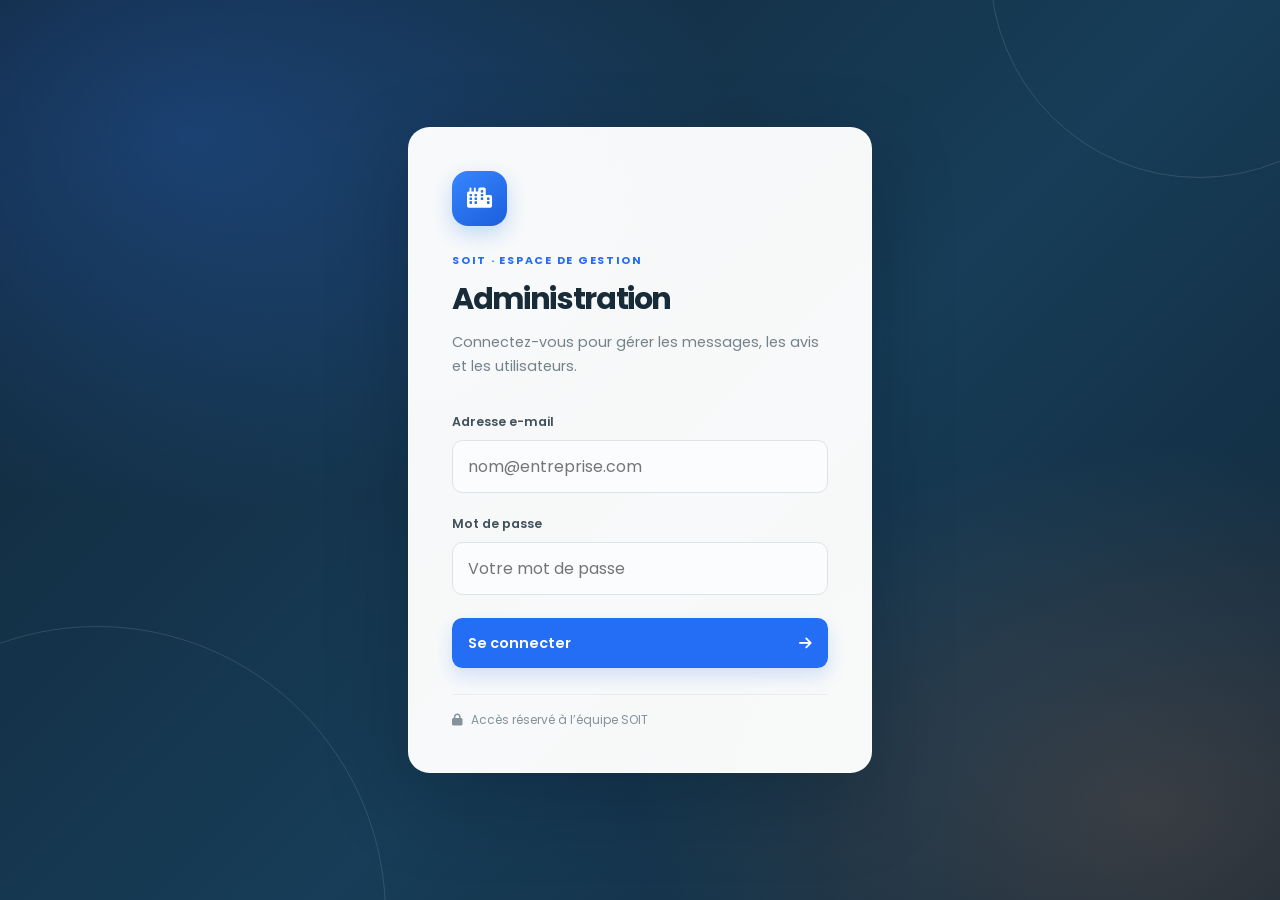
<file: admin.html>
<!doctype html>
<html lang="fr">
  <head>
    <meta charset="UTF-8" />
    <meta name="viewport" content="width=device-width, initial-scale=1.0" />
    <title>Admin Dashboard - SOIT</title>
    <link
      rel="stylesheet"
      href="https://cdnjs.cloudflare.com/ajax/libs/font-awesome/6.0.0-beta3/css/all.min.css"
    />
    <link
      href="https://fonts.googleapis.com/css2?family=Poppins:wght@100;200;300;400;500;600;700;800;900&display=swap"
      rel="stylesheet"
    />
    <style>
      * {
        margin: 0;
        padding: 0;
        box-sizing: border-box;
        font-family: "Poppins", sans-serif;
      }

      body {
        background: #f0f2f5;
      }

      /* Sidebar */
      .sidebar {
        position: fixed;
        left: 0;
        top: 0;
        width: 260px;
        height: 100%;
        background: #1a1a2e;
        color: white;
        transition: all 0.3s;
        z-index: 100;
      }

      .sidebar-header {
        padding: 20px;
        text-align: center;
        border-bottom: 1px solid #16213e;
      }

      .sidebar-header h2 {
        font-size: 1.5rem;
      }

      .sidebar-header p {
        font-size: 0.8rem;
        color: #aaa;
        margin-top: 5px;
      }

      .sidebar-menu {
        padding: 20px 0;
      }

      .menu-item {
        padding: 12px 25px;
        display: flex;
        align-items: center;
        gap: 12px;
        cursor: pointer;
        transition: all 0.3s;
        color: #ccc;
      }

      .menu-item:hover,
      .menu-item.active {
        background: #16213e;
        color: #2370f5;
      }

      .menu-item i {
        width: 20px;
      }

      /* Main Content */
      .main-content {
        margin-left: 260px;
        padding: 20px;
      }

      /* Top Bar */
      .top-bar {
        background: white;
        padding: 15px 25px;
        border-radius: 10px;
        display: flex;
        justify-content: space-between;
        align-items: center;
        margin-bottom: 20px;
        box-shadow: 0 2px 5px rgba(0, 0, 0, 0.05);
      }

      .page-title {
        font-size: 1.5rem;
        font-weight: 600;
      }

      .logout-btn {
        background: #ff4444;
        color: white;
        border: none;
        padding: 8px 15px;
        border-radius: 5px;
        cursor: pointer;
        transition: all 0.3s;
      }

      .logout-btn:hover {
        background: #cc0000;
      }

      /* Stats Cards */
      .stats-grid {
        display: grid;
        grid-template-columns: repeat(auto-fit, minmax(250px, 1fr));
        gap: 20px;
        margin-bottom: 30px;
      }

      .stat-card {
        background: white;
        padding: 20px;
        border-radius: 10px;
        box-shadow: 0 2px 5px rgba(0, 0, 0, 0.05);
        transition: transform 0.3s;
      }

      .stat-card:hover {
        transform: translateY(-5px);
      }

      .stat-card h3 {
        color: #666;
        font-size: 0.9rem;
        margin-bottom: 10px;
      }

      .stat-card .value {
        font-size: 2rem;
        font-weight: bold;
        color: #2370f5;
      }

      /* Sections */
      .section {
        background: white;
        border-radius: 10px;
        padding: 20px;
        margin-bottom: 20px;
        display: none;
      }

      .section.active {
        display: block;
      }

      .section-header {
        display: flex;
        justify-content: space-between;
        align-items: center;
        margin-bottom: 20px;
        padding-bottom: 10px;
        border-bottom: 2px solid #f0f2f5;
      }

      .section-header h2 {
        font-size: 1.3rem;
      }

      /* Tables */
      .table-container {
        overflow-x: auto;
      }

      table {
        width: 100%;
        border-collapse: collapse;
      }

      th,
      td {
        padding: 12px;
        text-align: left;
        border-bottom: 1px solid #eee;
      }

      th {
        background: #f8f9fa;
        font-weight: 600;
      }

      .status-badge {
        padding: 4px 8px;
        border-radius: 4px;
        font-size: 0.8rem;
        font-weight: 500;
      }

      .status-approved {
        background: #00c851;
        color: white;
      }

      .status-pending {
        background: #ffbb33;
        color: #333;
      }

      .action-btn {
        background: none;
        border: none;
        cursor: pointer;
        font-size: 1.2rem;
        margin: 0 5px;
        transition: all 0.3s;
      }

      .action-btn.approve {
        color: #00c851;
      }

      .action-btn.delete {
        color: #ff4444;
      }

      .action-btn:hover {
        transform: scale(1.1);
      }

      /* Login Page */
      .login-container {
        display: flex;
        justify-content: center;
        align-items: center;
        min-height: 100vh;
        background: linear-gradient(135deg, #2370f5, #1a5cd8);
      }

      .login-box {
        background: white;
        padding: 40px;
        border-radius: 10px;
        width: 90%;
        max-width: 400px;
        text-align: center;
      }

      .login-box h1 {
        margin-bottom: 10px;
      }

      .login-box input {
        width: 100%;
        padding: 12px;
        margin: 10px 0;
        border: 1px solid #ddd;
        border-radius: 5px;
        font-size: 1rem;
      }

      .login-box button {
        width: 100%;
        padding: 12px;
        background: #2370f5;
        color: white;
        border: none;
        border-radius: 5px;
        font-size: 1rem;
        cursor: pointer;
        transition: all 0.3s;
      }

      .login-box button:hover {
        background: #1a5cd8;
      }

      .error-message {
        color: #ff4444;
        margin-top: 10px;
        display: none;
      }

      @media (max-width: 768px) {
        .sidebar {
          width: 70px;
        }
        .sidebar-header h2,
        .sidebar-header p,
        .menu-item span {
          display: none;
        }
        .main-content {
          margin-left: 70px;
        }
        .menu-item {
          justify-content: center;
        }
        .stats-grid {
          grid-template-columns: 1fr;
        }
      }
    </style>
    <link rel="stylesheet" href="modern.css" />
    <link rel="stylesheet" href="admin-modern.css" />
    <script src="config.js"></script>
  </head>
  <body class="admin-page">
    <!-- Login Page -->
    <div id="loginPage" class="login-container">
      <div class="login-box">
        <div class="login-brand-mark" aria-hidden="true"><i class="fas fa-city"></i></div>
        <p class="login-eyebrow">SOIT · ESPACE DE GESTION</p>
        <h1>Administration</h1>
        <p class="login-description">Connectez-vous pour gérer les messages, les avis et les utilisateurs.</p>
        <form onsubmit="event.preventDefault(); checkAdminLogin()">
          <label for="adminEmail">Adresse e-mail</label>
          <input type="email" id="adminEmail" placeholder="nom@entreprise.com" autocomplete="username" required />
          <label for="adminPassword">Mot de passe</label>
          <input type="password" id="adminPassword" placeholder="Votre mot de passe" autocomplete="current-password" required />
          <button type="submit"><span>Se connecter</span><i class="fas fa-arrow-right" aria-hidden="true"></i></button>
        </form>
        <div id="loginError" class="error-message" role="alert" aria-live="polite">Identifiants invalides</div>
        <p class="login-footnote"><i class="fas fa-lock" aria-hidden="true"></i> Accès réservé à l’équipe SOIT</p>
      </div>
    </div>

    <!-- Admin Dashboard -->
    <div id="adminDashboard" style="display: none">
      <!-- Sidebar -->
      <div class="sidebar">
        <div class="sidebar-header">
          <div class="sidebar-brand-mark" aria-hidden="true"><i class="fas fa-city"></i></div>
          <div class="sidebar-brand-copy"><h2>SOIT</h2><p>ESPACE ADMIN</p></div>
        </div>
        <div class="sidebar-menu">
          <button type="button" class="menu-item active" data-page="dashboard" aria-label="Tableau de bord" aria-current="page" title="Tableau de bord">
            <i class="fas fa-chart-line"></i>
            <span>Tableau de bord</span>
          </button>
          <button type="button" class="menu-item" data-page="contacts" aria-label="Messages" title="Messages">
            <i class="fas fa-envelope"></i>
            <span>Messages</span>
          </button>
          <button type="button" class="menu-item" data-page="projects" aria-label="Projets" title="Projets">
            <i class="fas fa-building"></i>
            <span>Projets</span>
          </button>
          <button type="button" class="menu-item" data-page="reviews" aria-label="Avis clients" title="Avis clients">
            <i class="fas fa-star"></i>
            <span>Avis clients</span>
          </button>
          <button type="button" class="menu-item" data-page="users" aria-label="Utilisateurs" title="Utilisateurs">
            <i class="fas fa-users"></i>
            <span>Utilisateurs</span>
          </button>
        </div>
        <div class="sidebar-footer"><span class="sidebar-online-dot"></span> Portail de gestion</div>
      </div>

      <!-- Main Content -->
      <div class="main-content">
        <div class="top-bar">
          <div class="top-bar-heading"><span class="top-bar-kicker">SOIT · ADMINISTRATION</span><div class="page-title" id="pageTitle">Tableau de bord</div></div>
          <div class="top-bar-actions"><div class="admin-session"><span class="session-avatar"><i class="fas fa-user-shield" aria-hidden="true"></i></span><span><strong>Administrateur</strong><small>Session active</small></span></div><button class="logout-btn" onclick="adminLogout()"><i class="fas fa-sign-out-alt" aria-hidden="true"></i><span>Déconnexion</span></button></div>
        </div>

        <!-- Dashboard Page -->
        <div id="dashboard" class="section active">
          <div class="overview-intro"><div><span class="overview-eyebrow">VOTRE ESPACE DE PILOTAGE</span><h1>Vue d’ensemble</h1><p>Retrouvez ici les indicateurs et les activités de votre site.</p></div><div class="overview-mark" aria-hidden="true"><i class="fas fa-chart-line"></i></div></div>
          <div class="stats-grid">
            <div class="stat-card">
              <div class="stat-card-top"><span class="stat-icon messages-icon"><i class="fas fa-envelope" aria-hidden="true"></i></span><span class="stat-context">SITE WEB</span></div>
              <h3>Messages reçus</h3>
              <div class="value" id="statMessages">0</div>
              <p class="stat-caption">Demandes envoyées par vos visiteurs</p>
            </div>
            <div class="stat-card">
              <div class="stat-card-top"><span class="stat-icon reviews-icon"><i class="fas fa-star" aria-hidden="true"></i></span><span class="stat-context">RÉPUTATION</span></div>
              <h3>Avis clients</h3>
              <div class="value" id="statReviews">0</div>
              <p class="stat-caption">Retours publiés par vos clients</p>
            </div>
            <div class="stat-card">
              <div class="stat-card-top"><span class="stat-icon users-icon"><i class="fas fa-users" aria-hidden="true"></i></span><span class="stat-context">COMMUNAUTÉ</span></div>
              <h3>Utilisateurs</h3>
              <div class="value" id="statUsers">0</div>
              <p class="stat-caption">Comptes enregistrés sur le site</p>
            </div>
            <div class="stat-card">
              <div class="stat-card-top"><span class="stat-icon rating-icon"><i class="fas fa-award" aria-hidden="true"></i></span><span class="stat-context">SATISFACTION</span></div>
              <h3>Note moyenne</h3>
              <div class="value" id="statAvgRating">0</div>
              <p class="stat-caption">Sur 5 étoiles</p>
            </div>
          </div>
        </div>

        <!-- Projects Page -->
        <div id="projects" class="section">
          <div class="section-header project-manager-header">
            <div><h2>Portfolio projets</h2><p>Gérez les projets visibles sur le site public.</p></div>
            <button type="button" class="project-add-btn" id="addProjectBtn"><i class="fas fa-plus" aria-hidden="true"></i><span>Ajouter un projet</span></button>
          </div>
          <div id="projectFeedback" class="project-feedback" role="status" aria-live="polite" hidden></div>
          <form id="projectForm" class="project-editor" hidden>
            <div class="project-editor-heading"><div><span class="overview-eyebrow">CONTENU DU PORTFOLIO</span><h3 id="projectFormTitle">Nouveau projet</h3></div><button type="button" class="project-close-btn" id="cancelProjectBtn" aria-label="Fermer le formulaire"><i class="fas fa-times" aria-hidden="true"></i></button></div>
            <input type="hidden" id="projectId" />
            <div class="project-form-grid">
              <div class="project-field"><label for="projectTitle">Titre</label><input id="projectTitle" maxlength="120" required /></div>
              <div class="project-field"><label for="projectCategory">Catégorie</label><input id="projectCategory" maxlength="80" placeholder="Ex. Infrastructures routières" required /></div>
              <div class="project-field"><label for="projectLocation">Lieu</label><input id="projectLocation" maxlength="120" placeholder="Ex. Siliana, Tunisie" required /></div>
              <div class="project-field"><label for="projectYear">Année</label><input id="projectYear" type="number" min="1900" max="2100" placeholder="2026" /></div>
              <div class="project-field project-field-wide"><label for="projectDescription">Description</label><textarea id="projectDescription" maxlength="1000" rows="3" required></textarea></div>
              <div class="project-field project-field-wide"><label for="projectImage">Photo principale</label><input id="projectImage" list="projectImageOptions" placeholder="images/current-project/8.jpg" required /><datalist id="projectImageOptions"><option value="images/current-project/8.jpg"></option><option value="images/projets/souk-jdid/1.jpg"></option><option value="images/chantier-routier.jpg"></option></datalist><small>Utilisez un chemin du dossier frontend (commençant par images/) ou une URL https.</small></div>
              <div class="project-field project-field-wide"><label for="projectGalleryImages">Photos de la galerie <span>(facultatif)</span></label><textarea id="projectGalleryImages" rows="3" placeholder="Une photo par ligne, par exemple :&#10;images/current-project/1.jpg&#10;images/current-project/2.jpeg"></textarea><small>Maximum 20 photos. Les chemins doivent commencer par images/ ou être des URL https.</small></div>
              <div class="project-update-editor project-field-wide">
                <div class="project-update-heading"><span class="project-update-icon"><i class="fas fa-chart-line" aria-hidden="true"></i></span><div><h4>Suivi du chantier</h4><p>Un seul projet peut alimenter la section publique « Projet en cours ».</p></div></div>
                <label class="project-publish-toggle current-project-toggle" for="projectIsCurrent"><input id="projectIsCurrent" type="checkbox" /><span>Afficher ce projet comme le projet en cours</span></label>
                <div class="project-update-grid">
                  <div class="project-field"><label for="projectProgress">Avancement (%)</label><input id="projectProgress" type="number" min="0" max="100" step="1" value="0" /></div>
                  <div class="project-field"><label for="projectStage">Étape actuelle</label><select id="projectStage"><option value="">Choisir une étape</option><option>Étude</option><option>Terrassement</option><option>VRD</option><option>Voirie</option><option>Espaces verts</option><option>Livraison</option></select></div>
                  <div class="project-field"><label for="projectUpdateDate">Date de mise à jour</label><input id="projectUpdateDate" type="date" /></div>
                  <div class="project-field project-field-wide"><label for="projectUpdateFr">Mise à jour en français</label><textarea id="projectUpdateFr" maxlength="500" rows="2" placeholder="Ex. Pose des réseaux hydrauliques en cours."></textarea></div>
                  <div class="project-field project-field-wide"><label for="projectUpdateEn">Mise à jour en anglais <span>(facultatif)</span></label><textarea id="projectUpdateEn" maxlength="500" rows="2"></textarea></div>
                  <div class="project-field project-field-wide"><label for="projectUpdateAr">Mise à jour en arabe <span>(facultatif)</span></label><textarea id="projectUpdateAr" maxlength="500" rows="2" dir="rtl"></textarea></div>
                </div>
                <small>La photo principale et les photos de la galerie ci-dessus alimenteront les photos du projet en cours.</small>
              </div>
              <label class="project-publish-toggle" for="projectPublished"><input id="projectPublished" type="checkbox" checked /><span>Publier ce projet sur le site</span></label>
            </div>
            <div class="project-editor-actions"><button type="button" class="project-cancel-btn" id="cancelProjectBtnBottom">Annuler</button><button type="submit" class="project-save-btn"><i class="fas fa-check" aria-hidden="true"></i><span>Enregistrer le projet</span></button></div>
          </form>
          <div class="table-container">
            <table id="projectsTable">
              <thead><tr><th>Projet</th><th>Lieu</th><th>Année</th><th>Visibilité</th><th>Actions</th></tr></thead>
              <tbody></tbody>
            </table>
          </div>
        </div>

        <!-- Contacts Page -->
        <div id="contacts" class="section">
          <div class="section-header">
            <h2>📧 Messages de contact</h2>
          </div>
          <div class="table-container">
            <table id="contactsTable">
              <thead>
                <tr>
                  <th>Date</th>
                  <th>Nom</th>
                  <th>Email</th>
                  <th>Téléphone</th>
                  <th>Message</th>
                  <th>Actions</th>
                </tr>
              </thead>
              <tbody></tbody>
            </table>
          </div>
        </div>

        <!-- Reviews Page -->
        <div id="reviews" class="section">
          <div class="section-header">
            <h2>⭐ Avis clients</h2>
          </div>
          <div class="table-container">
            <table id="reviewsTable">
              <thead>
                <tr>
                  <th>Date</th>
                  <th>Nom</th>
                  <th>Note</th>
                  <th>Commentaire</th>
                  <th>Statut</th>
                  <th>Actions</th>
                </tr>
              </thead>
              <tbody></tbody>
            </table>
          </div>
        </div>

        <!-- Users Page -->
        <div id="users" class="section">
          <div class="section-header">
            <h2>👥 Utilisateurs inscrits</h2>
          </div>
          <div class="table-container">
            <table id="usersTable">
              <thead>
                <tr>
                  <th>Date</th>
                  <th>Nom d'utilisateur</th>
                  <th>Email</th>
                  <th>Rôle</th>
                </tr>
              </thead>
              <tbody></tbody>
            </table>
          </div>
        </div>
      </div>
    </div>

    <script>
      const API_URL = window.SOIT_CONFIG.apiBaseUrl;
      let adminToken = sessionStorage.getItem("soitAdminToken");
      let projectsCache = [];

      async function adminRequest(path, options = {}) {
        const headers = new Headers(options.headers || {});
        if (adminToken) headers.set("Authorization", `Bearer ${adminToken}`);
        const response = await fetch(`${API_URL}${path}`, { ...options, headers });
        if (response.status === 401 && !path.endsWith("/login")) {
          adminLogout();
          throw new Error("Votre session a expiré. Reconnectez-vous.");
        }
        return response;
      }

      function showAdminDashboard() {
        document.getElementById("loginPage").style.display = "none";
        document.getElementById("adminDashboard").style.display = "block";
        loadDashboard();
      }

      // Check admin login
      async function checkAdminLogin() {
        const email = document.getElementById("adminEmail").value.trim();
        const password = document.getElementById("adminPassword").value;
        const loginError = document.getElementById("loginError");
        loginError.style.display = "none";
        try {
          const response = await fetch(`${API_URL}/login`, {
            method: "POST",
            headers: { "Content-Type": "application/json" },
            body: JSON.stringify({ email, password }),
          });
          const data = await response.json().catch(() => ({}));
          if (!response.ok || !data.success || !data.token) {
            throw new Error(data.message || "Connexion impossible. Vérifiez vos identifiants.");
          }
          if (data.user?.role !== "admin") {
            throw new Error("Ce compte ne possède pas les droits administrateur.");
          }
          adminToken = data.token;
          sessionStorage.setItem("soitAdminToken", adminToken);
          showAdminDashboard();
        } catch (error) {
          loginError.textContent = error.message || "Serveur indisponible. Réessayez.";
          loginError.style.display = "block";
        }
      }

      function adminLogout() {
        adminToken = null;
        sessionStorage.removeItem("soitAdminToken");
        document.getElementById("loginPage").style.display = "flex";
        document.getElementById("adminDashboard").style.display = "none";
        document.getElementById("adminEmail").value = "";
        document.getElementById("adminPassword").value = "";
      }

      async function restoreAdminSession() {
        if (!adminToken) return;
        try {
          const response = await adminRequest("/me");
          const data = await response.json();
          if (!response.ok || !data.success || data.user?.role !== "admin") {
            throw new Error("Session invalide");
          }
          showAdminDashboard();
        } catch (error) {
          adminLogout();
        }
      }

      // Load all data
      async function loadDashboard() {
        await Promise.all([loadStats(), loadContacts(), loadProjects(), loadReviews(), loadUsers()]);
      }

      function showProjectFeedback(message, type = "success") {
        const feedback = document.getElementById("projectFeedback");
        feedback.textContent = message;
        feedback.className = `project-feedback ${type}`;
        feedback.hidden = false;
      }

      function hideProjectFeedback() {
        const feedback = document.getElementById("projectFeedback");
        feedback.hidden = true;
        feedback.textContent = "";
      }

      async function loadProjects() {
        const tbody = document.querySelector("#projectsTable tbody");
        if (!tbody) return;
        try {
          const response = await adminRequest("/admin/projects");
          const data = await response.json();
          if (!response.ok || !data.success) throw new Error(data.message || "Impossible de charger les projets.");
          projectsCache = data.projects || [];
          tbody.replaceChildren();

          if (!projectsCache.length) {
            const row = tbody.insertRow();
            const cell = row.insertCell();
            cell.colSpan = 5;
            cell.className = "project-empty-state";
            cell.textContent = "Aucun projet pour le moment. Ajoutez le premier projet du portfolio.";
            return;
          }

          projectsCache.forEach((project) => {
            const row = tbody.insertRow();
            const projectCell = row.insertCell();
            const title = document.createElement("strong");
            title.textContent = project.title;
            const category = document.createElement("small");
            category.textContent = project.category;
            projectCell.append(title, category);
            if (project.isCurrent) {
              const currentTag = document.createElement("span");
              currentTag.className = "current-project-tag";
              currentTag.textContent = "Projet en cours";
              projectCell.append(currentTag);
            }
            row.insertCell().textContent = project.location;
            row.insertCell().textContent = project.year || "—";

            const visibilityCell = row.insertCell();
            const badge = document.createElement("span");
            badge.className = `status-badge ${project.isPublished ? "status-approved" : "status-pending"}`;
            badge.textContent = project.isPublished ? "Publié" : "Brouillon";
            visibilityCell.append(badge);

            const actions = row.insertCell();
            const editButton = document.createElement("button");
            editButton.type = "button";
            editButton.className = "action-btn edit";
            editButton.setAttribute("aria-label", `Modifier ${project.title}`);
            editButton.title = "Modifier";
            editButton.innerHTML = '<i class="fas fa-pen" aria-hidden="true"></i>';
            editButton.addEventListener("click", () => showProjectEditor(project));

            const deleteButton = document.createElement("button");
            deleteButton.type = "button";
            deleteButton.className = "action-btn delete";
            deleteButton.setAttribute("aria-label", `Supprimer ${project.title}`);
            deleteButton.title = "Supprimer";
            deleteButton.innerHTML = '<i class="fas fa-trash" aria-hidden="true"></i>';
            deleteButton.addEventListener("click", () => deleteProject(project._id, project.title));
            actions.append(editButton, deleteButton);
          });
        } catch (error) {
          showProjectFeedback(error.message || "Erreur lors du chargement des projets.", "error");
        }
      }

      function showProjectEditor(project = null) {
        const form = document.getElementById("projectForm");
        hideProjectFeedback();
        form.reset();
        document.getElementById("projectId").value = project?._id || "";
        document.getElementById("projectFormTitle").textContent = project ? "Modifier le projet" : "Nouveau projet";
        document.getElementById("projectTitle").value = project?.title || "";
        document.getElementById("projectCategory").value = project?.category || "";
        document.getElementById("projectLocation").value = project?.location || "";
        document.getElementById("projectYear").value = project?.year || "";
        document.getElementById("projectDescription").value = project?.description || "";
        document.getElementById("projectImage").value = project?.image || "";
        document.getElementById("projectGalleryImages").value = (project?.galleryImages || []).join("\n");
        document.getElementById("projectPublished").checked = project?.isPublished !== false;
        document.getElementById("projectIsCurrent").checked = project?.isCurrent === true;
        document.getElementById("projectProgress").value = project?.progressPercent ?? 0;
        document.getElementById("projectStage").value = project?.currentStage || "";
        document.getElementById("projectUpdateDate").value = project?.latestUpdateAt
          ? new Date(project.latestUpdateAt).toISOString().slice(0, 10)
          : "";
        document.getElementById("projectUpdateFr").value = project?.latestUpdate || "";
        document.getElementById("projectUpdateEn").value = project?.latestUpdateEn || "";
        document.getElementById("projectUpdateAr").value = project?.latestUpdateAr || "";
        syncCurrentProjectRequirements();
        form.hidden = false;
        form.scrollIntoView({ behavior: "smooth", block: "start" });
        document.getElementById("projectTitle").focus({ preventScroll: true });
      }

      function hideProjectEditor() {
        const form = document.getElementById("projectForm");
        form.reset();
        form.hidden = true;
        document.getElementById("projectId").value = "";
      }

      function syncCurrentProjectRequirements() {
        const enabled = document.getElementById("projectIsCurrent").checked;
        ["projectProgress", "projectStage", "projectUpdateDate", "projectUpdateFr"].forEach((id) => {
          document.getElementById(id).required = enabled;
        });
      }

      async function saveProject(event) {
        event.preventDefault();
        const id = document.getElementById("projectId").value;
        const project = {
          title: document.getElementById("projectTitle").value.trim(),
          category: document.getElementById("projectCategory").value.trim(),
          location: document.getElementById("projectLocation").value.trim(),
          year: document.getElementById("projectYear").value || null,
          description: document.getElementById("projectDescription").value.trim(),
          image: document.getElementById("projectImage").value.trim(),
          galleryImages: document.getElementById("projectGalleryImages").value
            .split(/\r?\n/)
            .map((image) => image.trim())
            .filter(Boolean),
          isCurrent: document.getElementById("projectIsCurrent").checked,
          progressPercent: document.getElementById("projectProgress").value,
          currentStage: document.getElementById("projectStage").value,
          latestUpdateAt: document.getElementById("projectUpdateDate").value || null,
          latestUpdate: document.getElementById("projectUpdateFr").value.trim(),
          latestUpdateEn: document.getElementById("projectUpdateEn").value.trim(),
          latestUpdateAr: document.getElementById("projectUpdateAr").value.trim(),
          isPublished: document.getElementById("projectPublished").checked,
        };

        try {
          const response = await adminRequest(id ? `/admin/projects/${encodeURIComponent(id)}` : "/admin/projects", {
            method: id ? "PUT" : "POST",
            headers: { "Content-Type": "application/json" },
            body: JSON.stringify(project),
          });
          const data = await response.json();
          if (!response.ok || !data.success) throw new Error(data.message || "Impossible d’enregistrer le projet.");
          hideProjectEditor();
          await loadProjects();
          showProjectFeedback(id ? "Projet mis à jour." : "Projet ajouté au portfolio.");
        } catch (error) {
          showProjectFeedback(error.message || "Erreur lors de l’enregistrement.", "error");
        }
      }

      async function deleteProject(id, title) {
        if (!confirm(`Supprimer « ${title} » ? Le projet ne sera plus affiché sur le site.`)) return;
        try {
          const response = await adminRequest(`/admin/projects/${encodeURIComponent(id)}`, { method: "DELETE" });
          const data = await response.json();
          if (!response.ok || !data.success) throw new Error(data.message || "Impossible de supprimer le projet.");
          await loadProjects();
          showProjectFeedback("Projet supprimé.");
        } catch (error) {
          showProjectFeedback(error.message || "Erreur lors de la suppression.", "error");
        }
      }

      async function loadStats() {
        try {
          const response = await adminRequest("/stats");
          const data = await response.json();
          if (response.ok && data.success) {
            document.getElementById("statMessages").textContent = data.stats.totalMessages || 0;
            document.getElementById("statUsers").textContent = data.stats.totalUsers || 0;
            document.getElementById("statReviews").textContent = data.stats.totalReviews || 0;
            document.getElementById("statAvgRating").textContent =
              data.stats.averageRating ? data.stats.averageRating.toFixed(1) : "0";
          }
        } catch (error) {
          console.error("Error loading stats:", error);
        }
      }

      async function loadContacts() {
        try {
          const response = await adminRequest("/contacts");
          const data = await response.json();
          if (data.success) {
            const tbody = document.querySelector("#contactsTable tbody");
            tbody.innerHTML = "";
            data.contacts.forEach((contact) => {
              const row = tbody.insertRow();
              row.insertCell(0).innerText = new Date(
                contact.createdAt,
              ).toLocaleDateString();
              row.insertCell(1).innerText = contact.name;
              row.insertCell(2).innerText = contact.email;
              row.insertCell(3).innerText = contact.phone || "-";
              row.insertCell(4).innerText =
                contact.message.substring(0, 50) +
                (contact.message.length > 50 ? "..." : "");
              row.insertCell(5).innerHTML =
                `<button class="action-btn delete" onclick="deleteContact('${contact._id}')"><i class="fas fa-trash"></i></button>`;
            });
          }
        } catch (error) {
          console.error("Error loading contacts:", error);
        }
      }

      async function loadReviews() {
        try {
          const response = await adminRequest("/admin/reviews");
          const data = await response.json();
          if (data.success) {
            const tbody = document.querySelector("#reviewsTable tbody");
            tbody.innerHTML = "";
            data.reviews.forEach((review) => {
              const stars =
                "★".repeat(review.rating) + "☆".repeat(5 - review.rating);
              const row = tbody.insertRow();
              row.insertCell(0).innerText = new Date(
                review.createdAt,
              ).toLocaleDateString();
              row.insertCell(1).innerText = review.name;
              row.insertCell(2).innerHTML =
                `<span style="color: #ffc107;">${stars}</span>`;
              row.insertCell(3).innerText =
                review.comment.substring(0, 50) +
                (review.comment.length > 50 ? "..." : "");
              row.insertCell(4).innerHTML =
                `<span class="status-badge status-${review.status}">${review.status}</span>`;
              row.insertCell(5).innerHTML = `
                        <button class="action-btn delete" onclick="deleteReview('${review._id}')"><i class="fas fa-trash"></i></button>
                    `;
            });
          }
        } catch (error) {
          console.error("Error loading reviews:", error);
        }
      }

      async function loadUsers() {
        try {
          const response = await adminRequest("/users");
          const data = await response.json();
          if (data.success) {
            const tbody = document.querySelector("#usersTable tbody");
            tbody.innerHTML = "";
            data.users.forEach((user) => {
              const row = tbody.insertRow();
              row.insertCell(0).innerText = new Date(
                user.createdAt,
              ).toLocaleDateString();
              row.insertCell(1).innerText = user.username;
              row.insertCell(2).innerText = user.email;
              row.insertCell(3).innerHTML =
                `<span class="status-badge status-approved">${user.role}</span>`;
            });
          }
        } catch (error) {
          console.error("Error loading users:", error);
        }
      }

      async function deleteContact(id) {
        if (confirm("Supprimer ce message ?")) {
          try {
            const response = await adminRequest(`/contacts/${id}`, {
              method: "DELETE",
            });
            const data = await response.json();
            if (data.success) {
              loadContacts();
              loadStats();
            }
          } catch (error) {
            console.error("Error deleting contact:", error);
          }
        }
      }

      async function deleteReview(id) {
        if (confirm("Supprimer cet avis ?")) {
          try {
            const response = await adminRequest(`/admin/reviews/${id}`, {
              method: "DELETE",
            });
            const data = await response.json();
            if (data.success) {
              loadReviews();
              loadStats();
            }
          } catch (error) {
            console.error("Error deleting review:", error);
          }
        }
      }

      // Navigation
      document.querySelectorAll(".menu-item").forEach((item) => {
          item.addEventListener("click", () => {
            document
              .querySelectorAll(".menu-item")
              .forEach((m) => {
                m.classList.remove("active");
                m.removeAttribute("aria-current");
              });
          document
            .querySelectorAll(".section")
            .forEach((s) => s.classList.remove("active"));
          item.classList.add("active");
          item.setAttribute("aria-current", "page");
          const page = item.dataset.page;
          document.getElementById(page).classList.add("active");
          document.getElementById("pageTitle").innerText =
            item.querySelector("span").innerText;
        });
      });

      document.getElementById("addProjectBtn").addEventListener("click", () => showProjectEditor());
      document.getElementById("projectIsCurrent").addEventListener("change", syncCurrentProjectRequirements);
      document.getElementById("cancelProjectBtn").addEventListener("click", hideProjectEditor);
      document.getElementById("cancelProjectBtnBottom").addEventListener("click", hideProjectEditor);
      document.getElementById("projectForm").addEventListener("submit", saveProject);

      restoreAdminSession();
    </script>
  </body>
</html>
</file>
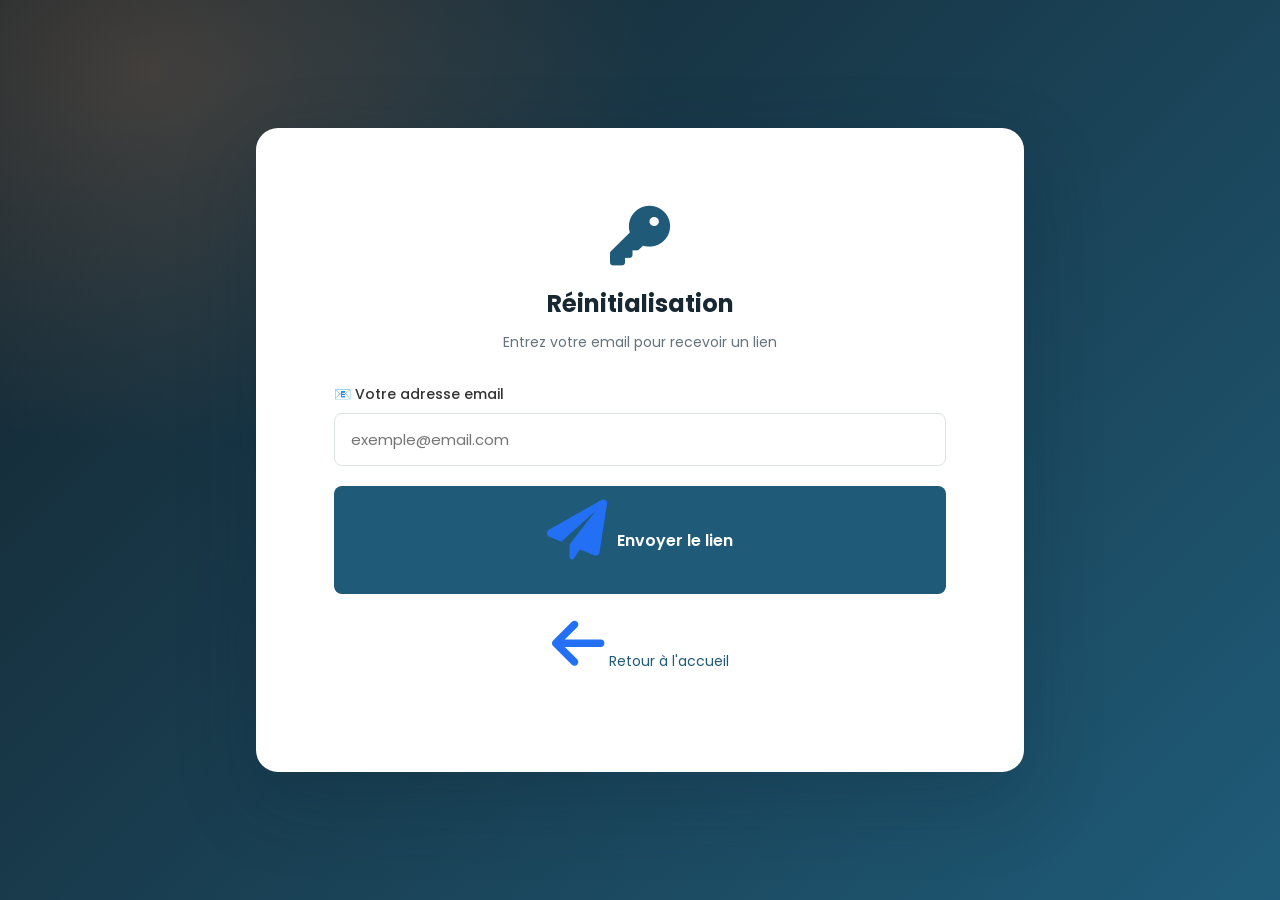
<file: reset-password.html>
<!doctype html>
<html lang="fr">
  <head>
    <meta charset="UTF-8" />
    <meta name="viewport" content="width=device-width, initial-scale=1.0" />
    <title>Réinitialisation - SOIT</title>
    <link
      rel="stylesheet"
      href="https://cdnjs.cloudflare.com/ajax/libs/font-awesome/6.0.0-beta3/css/all.min.css"
    />
    <link
      rel="stylesheet"
      href="https://fonts.googleapis.com/css2?family=Poppins:wght@400;500;600;700&display=swap"
    />
    <style>
      * {
        margin: 0;
        padding: 0;
        box-sizing: border-box;
        font-family: "Poppins", sans-serif;
      }

      body {
        background: linear-gradient(135deg, #2370f5, #1a5cd8);
        min-height: 100vh;
        display: flex;
        align-items: center;
        justify-content: center;
        padding: 20px;
      }

      .reset-container {
        width: 100%;
        max-width: 480px;
      }

      .reset-card {
        background: white;
        border-radius: 20px;
        padding: 40px;
        text-align: center;
        box-shadow: 0 20px 40px rgba(0, 0, 0, 0.2);
        animation: fadeIn 0.5s ease;
      }

      @keyframes fadeIn {
        from {
          opacity: 0;
          transform: translateY(-20px);
        }
        to {
          opacity: 1;
          transform: translateY(0);
        }
      }

      .reset-card i {
        font-size: 60px;
        color: #2370f5;
        margin-bottom: 20px;
      }

      .reset-card h2 {
        font-size: 24px;
        color: #333;
        margin-bottom: 10px;
      }

      .reset-card p {
        font-size: 14px;
        color: #666;
        margin-bottom: 30px;
      }

      .input-group {
        margin-bottom: 20px;
        text-align: left;
      }

      .input-group label {
        display: block;
        margin-bottom: 8px;
        font-size: 14px;
        font-weight: 500;
        color: #333;
      }

      .input-group input {
        width: 100%;
        padding: 14px 16px;
        border: 2px solid #e0e0e0;
        border-radius: 12px;
        font-size: 15px;
        transition: all 0.3s ease;
      }

      .input-group input:focus {
        outline: none;
        border-color: #2370f5;
      }

      .password-strength {
        display: flex;
        gap: 8px;
        margin-top: 10px;
      }

      .strength-bar {
        flex: 1;
        height: 4px;
        background: #e0e0e0;
        border-radius: 2px;
        transition: all 0.3s ease;
      }

      .btn-reset {
        width: 100%;
        background: linear-gradient(135deg, #2370f5, #1a5cd8);
        color: white;
        border: none;
        padding: 14px;
        border-radius: 50px;
        font-size: 16px;
        font-weight: 600;
        cursor: pointer;
        transition: all 0.3s ease;
        display: flex;
        align-items: center;
        justify-content: center;
        gap: 10px;
      }

      .btn-reset:hover {
        transform: translateY(-2px);
        box-shadow: 0 5px 15px rgba(35, 112, 245, 0.3);
      }

      .btn-reset:disabled {
        opacity: 0.7;
        cursor: not-allowed;
        transform: none;
      }

      .message {
        margin-top: 20px;
        padding: 12px;
        border-radius: 10px;
        font-size: 14px;
        display: none;
      }

      .message.success {
        background: #e8f5e9;
        color: #2e7d32;
        display: block;
      }

      .message.error {
        background: #ffebee;
        color: #c62828;
        display: block;
      }

      .message.info {
        background: #e3f2fd;
        color: #1565c0;
        display: block;
      }

      .back-link {
        display: block;
        margin-top: 20px;
        color: #2370f5;
        text-decoration: none;
        font-size: 14px;
      }

      .back-link:hover {
        text-decoration: underline;
      }

      /* Masquer les formulaires selon la situation */
      .form-request,
      .form-reset {
        display: none;
      }
      .active-form {
        display: block;
      }
    </style>
    <link rel="stylesheet" href="modern.css" />
    <script src="config.js"></script>
  </head>
  <body class="reset-page">
    <div class="reset-container">
      <div class="reset-card">
        <i class="fas fa-key" id="icon"></i>
        <h2 id="title">Réinitialisation</h2>
        <p id="description">Entrez votre email pour recevoir un lien</p>

        <!-- Formulaire de demande d'email -->
        <div id="form-request" class="form-request">
          <div class="input-group">
            <label>📧 Votre adresse email</label>
            <input
              type="email"
              id="request-email"
              placeholder="exemple@email.com"
            />
          </div>
          <button class="btn-reset" id="sendRequestBtn">
            <i class="fas fa-paper-plane"></i> Envoyer le lien
          </button>
        </div>

        <!-- Formulaire de nouveau mot de passe -->
        <div id="form-reset" class="form-reset">
          <div class="input-group">
            <label>🔐 Nouveau mot de passe</label>
            <input
              type="password"
              id="new-password"
              placeholder="Minimum 6 caractères"
            />
            <div class="password-strength" id="password-strength">
              <div class="strength-bar"></div>
              <div class="strength-bar"></div>
              <div class="strength-bar"></div>
              <div class="strength-bar"></div>
            </div>
          </div>
          <div class="input-group">
            <label>✓ Confirmation</label>
            <input
              type="password"
              id="confirm-password"
              placeholder="Retapez le mot de passe"
            />
          </div>
          <button class="btn-reset" id="resetPasswordBtn">
            <i class="fas fa-save"></i> Réinitialiser
          </button>
        </div>

        <div id="message" class="message"></div>

        <a href="index.html" class="back-link">
          <i class="fas fa-arrow-left"></i> Retour à l'accueil
        </a>
      </div>
    </div>

    <script>
      // Configuration
      const API_URL = window.SOIT_CONFIG.apiBaseUrl;

      // Éléments DOM
      const requestForm = document.getElementById("form-request");
      const resetForm = document.getElementById("form-reset");
      const title = document.getElementById("title");
      const description = document.getElementById("description");
      const icon = document.getElementById("icon");

      // Récupérer le token dans l'URL
      const urlParams = new URLSearchParams(window.location.search);
      const token = urlParams.get("token");

      // Afficher le bon formulaire selon la présence du token
      if (token) {
        // Mode réinitialisation (saisie du nouveau mot de passe)
        requestForm.classList.remove("active-form");
        resetForm.classList.add("active-form");
        title.innerText = "Nouveau mot de passe";
        description.innerText = "Veuillez choisir un mot de passe sécurisé";
        icon.className = "fas fa-lock";

        // Initialiser la force du mot de passe
        initPasswordStrength();

        // Écouter le clic sur le bouton de réinitialisation
        document
          .getElementById("resetPasswordBtn")
          .addEventListener("click", resetPassword);
      } else {
        // Mode demande d'email
        requestForm.classList.add("active-form");
        resetForm.classList.remove("active-form");
        title.innerText = "Réinitialisation";
        description.innerText = "Entrez votre email pour recevoir un lien";
        icon.className = "fas fa-key";

        // Écouter le clic sur le bouton de demande
        document
          .getElementById("sendRequestBtn")
          .addEventListener("click", sendResetRequest);
      }

      // Fonction pour la demande d'email
      async function sendResetRequest() {
        const email = document.getElementById("request-email").value.trim();
        const messageDiv = document.getElementById("message");
        const btn = document.getElementById("sendRequestBtn");

        if (!email) {
          messageDiv.innerHTML = "❌ Veuillez entrer votre email";
          messageDiv.className = "message error";
          return;
        }

        // Validation simple
        const emailRegex = /^[^\s@]+@[^\s@]+\.[^\s@]+$/;
        if (!emailRegex.test(email)) {
          messageDiv.innerHTML = "❌ Email invalide";
          messageDiv.className = "message error";
          return;
        }

        btn.disabled = true;
        btn.innerHTML = '<i class="fas fa-spinner fa-spin"></i> Envoi...';
        messageDiv.innerHTML = "⏳ Envoi en cours...";
        messageDiv.className = "message info";

        try {
          const response = await fetch(`${API_URL}/forgot-password`, {
            method: "POST",
            headers: { "Content-Type": "application/json" },
            body: JSON.stringify({ email }),
          });
          const data = await response.json();

          if (data.success) {
            messageDiv.innerHTML = `✅ ${data.message}`;
            messageDiv.className = "message success";
            document.getElementById("request-email").value = "";
          } else {
            messageDiv.innerHTML = `❌ ${data.message}`;
            messageDiv.className = "message error";
          }
        } catch (error) {
          console.error(error);
          messageDiv.innerHTML = "❌ Erreur de connexion. Veuillez réessayer.";
          messageDiv.className = "message error";
        } finally {
          btn.disabled = false;
          btn.innerHTML = '<i class="fas fa-paper-plane"></i> Envoyer le lien';
        }
      }

      // Fonction pour la réinitialisation du mot de passe
      async function resetPassword() {
        const newPassword = document.getElementById("new-password").value;
        const confirm = document.getElementById("confirm-password").value;
        const messageDiv = document.getElementById("message");
        const btn = document.getElementById("resetPasswordBtn");

        if (!newPassword || !confirm) {
          messageDiv.innerHTML = "❌ Veuillez remplir tous les champs";
          messageDiv.className = "message error";
          return;
        }

        if (newPassword.length < 6) {
          messageDiv.innerHTML =
            "❌ Le mot de passe doit contenir au moins 6 caractères";
          messageDiv.className = "message error";
          return;
        }

        if (newPassword !== confirm) {
          messageDiv.innerHTML = "❌ Les mots de passe ne correspondent pas";
          messageDiv.className = "message error";
          return;
        }

        btn.disabled = true;
        btn.innerHTML =
          '<i class="fas fa-spinner fa-spin"></i> Réinitialisation...';
        messageDiv.innerHTML = "⏳ Mise à jour...";
        messageDiv.className = "message info";

        try {
          const response = await fetch(`${API_URL}/reset-password`, {
            method: "POST",
            headers: { "Content-Type": "application/json" },
            body: JSON.stringify({ token, newPassword }),
          });
          const data = await response.json();

          if (data.success) {
            messageDiv.innerHTML = `✅ ${data.message}`;
            messageDiv.className = "message success";
            setTimeout(() => {
              window.location.href = "index.html";
            }, 3000);
          } else {
            messageDiv.innerHTML = `❌ ${data.message}`;
            messageDiv.className = "message error";
          }
        } catch (error) {
          console.error(error);
          messageDiv.innerHTML = "❌ Erreur de connexion. Veuillez réessayer.";
          messageDiv.className = "message error";
        } finally {
          btn.disabled = false;
          btn.innerHTML = '<i class="fas fa-save"></i> Réinitialiser';
        }
      }

      // Indicateur de force du mot de passe
      function initPasswordStrength() {
        const passwordInput = document.getElementById("new-password");
        const strengthBars = document.querySelectorAll(".strength-bar");

        function checkStrength(password) {
          let strength = 0;
          if (password.length >= 6) strength++;
          if (password.length >= 10) strength++;
          if (/[A-Z]/.test(password)) strength++;
          if (/[0-9]/.test(password)) strength++;
          if (/[^A-Za-z0-9]/.test(password)) strength++;
          return Math.min(strength, 4);
        }

        passwordInput.addEventListener("input", function () {
          const strength = checkStrength(this.value);
          const colors = [
            "#e0e0e0",
            "#ff4444",
            "#ff9800",
            "#ffc107",
            "#4caf50",
          ];
          strengthBars.forEach((bar, index) => {
            bar.style.background =
              index < strength ? colors[strength] : "#e0e0e0";
          });
        });
      }
    </script>
  </body>
</html>
</file>
<file: modern.css>
/* SOIT visual system refresh — shared across the public site and account screens. */
:root {
  --soit-ink: #172833;
  --soit-muted: #64727b;
  --soit-blue: #1f5b78;
  --soit-blue-dark: #153e55;
  --soit-copper: #d88958;
  --soit-paper: #f5f4f0;
  --soit-line: #e2e6e5;
  --soit-shadow: 0 18px 50px rgba(23, 40, 51, .09);
  --soit-radius: 18px;
}

html { scroll-padding-top: 9rem; }
body { color: var(--soit-ink); background: #fff; }
::selection { color: #fff; background: var(--soit-blue); }
:focus-visible { outline: 3px solid rgba(216, 137, 88, .8); outline-offset: 3px; }
a, button { transition: color .2s ease, background-color .2s ease, border-color .2s ease, box-shadow .2s ease, transform .2s ease; }
input, textarea, select { transition: border-color .2s ease, box-shadow .2s ease; }
.skip-link { position: fixed; z-index: 3000; top: 1rem; left: 1rem; padding: 1rem 1.4rem; border-radius: 6px; color: #fff; background: var(--soit-ink); transform: translateY(-160%); }
.skip-link:focus { transform: translateY(0); }

/* Public site navigation */
.header {
  min-height: 8rem; padding: 1rem clamp(2rem, 6vw, 9rem); flex-wrap: nowrap;
  border-bottom: 1px solid rgba(23, 40, 51, .07); box-shadow: 0 5px 24px rgba(23, 40, 51, .055);
  backdrop-filter: blur(16px); background: rgba(255, 255, 255, .96);
}
.header .logo-img { width: auto; max-width: 13.5rem; max-height: 5.3rem; object-fit: contain; }
.header .navbar { gap: clamp(.4rem, 1vw, 1.8rem); }
.header .navbar a {
  position: relative; display: inline-flex; align-items: center; gap: .65rem; padding: 1rem .75rem;
  color: #50606a; font-size: 1.25rem; font-weight: 500; border-radius: 0;
}
.header .navbar a::after { content: none; }
.header .navbar a::before { background: var(--soit-blue); }
.header .navbar a:hover, .header .navbar a:focus-visible, .header .navbar a.is-active { color: var(--soit-blue-dark); background: transparent; }
.header .navbar a:hover::before, .header .navbar a:focus-visible::before, .header .navbar a.is-active::before { width: 70%; }
.header .navbar a i { display: none; }
.header .icons { gap: .5rem; }
.header .icon-btn { width: 3.8rem; height: 3.8rem; display: grid; place-items: center; color: var(--soit-blue-dark); background: #f1f5f6; border-radius: 50%; cursor: pointer; }
.header .icon-btn { flex: 0 0 auto; padding: 0; border: 0; }
.header .icon-btn:hover { color: #fff; background: var(--soit-blue); transform: translateY(-2px); }

/* Hero */
body:not(.admin-page):not(.reset-page) { padding-top: 8rem; }
.home { min-height: min(72rem, calc(100svh - 8rem)); height: min(72rem, calc(100svh - 8rem)); background: var(--soit-ink); }
.home .slide { padding: 8rem clamp(2.4rem, 11vw, 16rem); }
.home .slide::after { content: ""; position: absolute; inset: 0; pointer-events: none; background: linear-gradient(90deg, rgba(10, 24, 32, .88) 0%, rgba(10, 24, 32, .61) 47%, rgba(10, 24, 32, .12) 100%); }
.home .slide .content { position: relative; z-index: 1; max-width: 78rem; margin: 0; text-align: left; }
.home .slide.active .content { animation: home-copy-enter .7s cubic-bezier(.2,.75,.25,1) both; }
.home .slide .subtitle { display: inline-flex; align-items: center; gap: 1rem; color: #f0b184; font-size: 1.35rem; letter-spacing: .2em; text-transform: uppercase; }
.home .slide .subtitle::before { content: ""; width: 3.2rem; height: 1px; background: currentColor; }
.home .slide :is(h1, h2, h3) { max-width: 80rem; margin: 2.5rem 0 2rem; color: #fff; font-size: clamp(4.2rem, 6.5vw, 8rem); font-weight: 600; line-height: 1.06; letter-spacing: -.045em; }
.home .slide p { max-width: 60rem; margin: 0 0 3rem; color: rgba(255,255,255,.82); font-size: clamp(1.5rem, 1.6vw, 1.9rem); line-height: 1.8; }
.btn, .service-link, .btn-faq, .cta-btn, .add-review-btn, .submit-review-btn {
  border: 0; border-radius: 5px; font-weight: 600; letter-spacing: .015em; box-shadow: none;
}
.home .btn { display: inline-flex; align-items: center; gap: 1.3rem; padding: 1.5rem 2.2rem; color: #fff; background: var(--soit-copper); }
.home .btn:hover { color: #fff; background: #bb7045; transform: translateY(-2px); }
.home-prev, .home-next { width: 4.8rem; height: 4.8rem; border: 1px solid rgba(255,255,255,.48); border-radius: 50%; color: #fff; background: rgba(255,255,255,.08); backdrop-filter: blur(8px); }
.home-prev:hover, .home-next:hover { color: var(--soit-ink); background: #fff; }
.home-dots .dot { width: 2rem; height: .45rem; border-radius: 2rem; background: rgba(255,255,255,.5); }
.home-dots .dot.active { width: 4.2rem; background: var(--soit-copper); }

@keyframes home-copy-enter {
  from { opacity: 0; translate: 0 1.6rem; }
  to { opacity: 1; translate: 0 0; }
}

/* Shared content rhythm and section headings */
section:not(.home) { padding: clamp(6rem, 8vw, 10rem) clamp(2rem, 7vw, 10rem); }
.heading { color: var(--soit-ink); font-size: clamp(3rem, 4vw, 5.2rem); font-weight: 600; line-height: 1.14; letter-spacing: -.035em; }
.section-subtitle { color: #a96742; font-size: 1.2rem; font-weight: 700; letter-spacing: .19em; text-transform: uppercase; }
.section-description { max-width: 67rem; color: var(--soit-muted); font-size: 1.5rem; line-height: 1.8; }
.about, .projects, .current-project, .reviews, .faq { background: #fff; }
.services, .before-after, .blogs { background: var(--soit-paper); }
.about-container, .services-container, .projects-container, .before-after-container, .current-project-container, .blogs-container, .reviews-container, .faq-container, .contact-container { max-width: 144rem; }
.about-header, .services-header, .section-header, .contact-header { margin-bottom: 4.5rem; }

/* Content cards */
.service-card, .project-card, .before-after-card, .article-card, .stat-card, .faq-item, .map-card, .form-card, .review-card, .rating-summary {
  overflow: hidden; border: 1px solid var(--soit-line); border-radius: var(--soit-radius); background: #fff; box-shadow: 0 8px 28px rgba(23,40,51,.045);
}
.service-card, .project-card, .article-card, .before-after-card, .team-card { transition: transform .25s ease, box-shadow .25s ease, border-color .25s ease; }
.service-card:hover, .project-card:hover, .article-card:hover, .before-after-card:hover, .team-card:hover { transform: translateY(-5px); border-color: rgba(31,91,120,.24); box-shadow: var(--soit-shadow); }
.service-card { padding: 3rem; }
.service-icon, .info-item i { color: var(--soit-blue); }
.service-card h3, .article-card h3, .project-card h3, .faq-question h3 { color: var(--soit-ink); }
.service-link, .read-more, .btn-read-more { color: var(--soit-blue); }
.project-card img, .article-card img, .before-after-card img { transition: transform .45s ease; }
.project-card:hover img, .article-card:hover img { transform: scale(1.035); }
.stat-card { position: relative; padding: 2.3rem; border-color: transparent; background: var(--soit-ink); color: #fff; }
.stat-number { color: #fff; }
.stat-label { color: rgba(255,255,255,.73); }
.stat-icon { color: var(--soit-copper); }
.about .btn, .btn-faq { padding: 1.3rem 1.8rem; color: #fff; background: var(--soit-blue); }
.about .btn:hover, .btn-faq:hover { color: #fff; background: var(--soit-blue-dark); }
.filter-btn { border: 1px solid #d5dddf; border-radius: 99px; color: var(--soit-muted); background: #fff; }
.filter-btn.active, .filter-btn:hover { border-color: var(--soit-blue); color: #fff; background: var(--soit-blue); }
.faq-item { padding: .5rem 1.8rem; }
.faq-question { color: var(--soit-ink); }
.faq-answer { color: var(--soit-muted); line-height: 1.8; }
.faq-question[role="button"]:focus-visible { outline-offset: 4px; border-radius: 6px; }

/* Forms and contact */
.contact { background: #edf2f2; }
.map-card, .form-card { border: 0; box-shadow: var(--soit-shadow); }
.form-card { padding: clamp(2rem, 4vw, 4rem); }
.form-card h3 { color: var(--soit-ink); font-size: 2.2rem; }
.box, input.box, textarea.box, .input-group .box { border: 1px solid #dce3e3; border-radius: 8px; background: #fbfcfc; box-shadow: none; }
.box:focus, input.box:focus, textarea.box:focus { border-color: var(--soit-blue); background: #fff; box-shadow: 0 0 0 4px rgba(31,91,120,.09); }
.contact-form .btn, .submit-review-btn { color: #fff; background: var(--soit-blue); }
.contact-form .btn:hover, .submit-review-btn:hover { background: var(--soit-blue-dark); }
.rating-number, .rating-stars, .rating-input .fas { color: var(--soit-copper); }

/* Footer and overlays */
.footer { color: rgba(255,255,255,.72); background: #14232c; }
.footer::before { background: var(--soit-copper); }
.footer-col h4 { color: #fff; }
.footer-col h4::after { background: var(--soit-copper); }
.footer-col a { color: rgba(255,255,255,.72); }
.footer-col a:hover, .footer-social a:hover { color: #f1b28a; }
.footer-bottom { border-color: rgba(255,255,255,.14); }
.scroll-top { border-radius: 50%; background: var(--soit-blue); box-shadow: 0 8px 24px rgba(31,91,120,.25); }
.scroll-top:hover { background: var(--soit-blue-dark); }
.contact-info { border-left: 1px solid var(--soit-line); }
.article-modal, .review-modal { backdrop-filter: blur(5px); }
.login-form-container { position: fixed; z-index: 1001; inset: 0; pointer-events: none; }
.login-form-container.active { pointer-events: auto; }
.auth-backdrop { position: fixed; z-index: 1001; inset: 0; display: block; width: 100%; height: 100%; padding: 0; border: 0; opacity: 0; visibility: hidden; background: rgba(8,19,30,.62); backdrop-filter: blur(5px); cursor: default; transition: opacity .22s ease, visibility .22s ease; }
.login-form-container.active .auth-backdrop { opacity: 1; visibility: visible; }
.login-form-container.active .login-form, .login-form-container.active .register-form, .login-form-container.active .forgot-form { z-index: 1002; }
.login-form, .register-form, .forgot-form { max-height: min(90vh, 90dvh); overflow-y: auto; overscroll-behavior: contain; }
body.auth-modal-open { overflow: hidden; }
.login-form .input-field .box:focus, .register-form .input-field .box:focus, .forgot-form .input-field .box:focus { border-color: var(--soit-blue); outline: 0; color: var(--soit-ink); background: #fff; box-shadow: 0 0 0 4px rgba(31,91,120,.13); }
body.dark-mode .login-form .input-field .box:focus, body.dark-mode .register-form .input-field .box:focus, body.dark-mode .forgot-form .input-field .box:focus { color: #edf4fa; background: #101a28; }

/* Before/after: compact horizontal photo pairs in a responsive arrow carousel. */
.before-after-slider-wrapper { position: relative; padding: 0 4.5rem; }
.before-after-slider-container {
  overflow-x: auto; overflow-y: hidden; padding: .8rem .2rem 1.4rem;
  scroll-snap-type: x mandatory; scroll-behavior: smooth; scrollbar-width: none;
}
.before-after-slider-container::-webkit-scrollbar { display: none; }
.before-after-slider {
  display: flex; align-items: stretch; gap: 2.2rem;
  transform: none !important; transition: none;
}
.before-after-card {
  min-width: 0; height: auto; flex: 0 0 calc((100% - 4.4rem) / 3);
  display: flex; flex-direction: column; scroll-snap-align: start;
  border: 1px solid var(--soit-line); border-radius: var(--soit-radius);
  background: #fff; box-shadow: 0 8px 28px rgba(23,40,51,.045);
}
.before-after-card[hidden] { display: none !important; }
.before-after-slider.is-short .before-after-card { flex-basis: calc((100% - 2.2rem) / 2); }
.comparison-pair { display: grid; grid-template-columns: repeat(2, minmax(0, 1fr)); overflow: hidden; background: #e8edf0; }
.comparison-image { position: relative; min-width: 0; aspect-ratio: 16 / 10; margin: 0; overflow: hidden; background: #dce4e8; }
.comparison-image + .comparison-image { border-left: 2px solid #fff; }
.comparison-image img { display: block; width: 100%; height: 100%; object-fit: cover; transition: transform .5s cubic-bezier(.2,.75,.25,1); }
.before-after-card:hover .comparison-image img { transform: scale(1.035); }
.comparison-image figcaption {
  position: absolute; top: 1rem; left: 1rem; padding: .55rem 1rem;
  border: 1px solid rgba(255,255,255,.35); border-radius: 999px;
  color: #fff; background: rgba(16,26,40,.78); font-size: 1.1rem;
  font-weight: 700; letter-spacing: .08em; text-transform: uppercase;
  backdrop-filter: blur(8px);
}
.comparison-image:nth-child(2) figcaption { background: rgba(31,91,120,.88); }
.before-after-card .card-content { flex: 1; padding: 2rem 2.2rem 2.3rem; }
.comparison-category { display: block; margin-bottom: .65rem; color: var(--soit-blue); font-size: 1.15rem; font-weight: 700; letter-spacing: .12em; text-transform: uppercase; }
.before-after-card .card-content h3 { margin: 0 0 .7rem; color: var(--soit-ink); font-size: 1.8rem; line-height: 1.35; }
.before-after-card .card-content p { margin: 0; color: var(--soit-muted); font-size: 1.35rem; line-height: 1.65; }
.before-after .filter-btn[aria-pressed="true"] { color: #fff; border-color: var(--soit-blue); background: var(--soit-blue); }
.before-after .filter-btn:focus-visible { outline: 3px solid var(--soit-copper); outline-offset: 3px; }
.before-after .slider-nav { top: 50%; display: grid; place-items: center; width: 4.3rem; height: 4.3rem; padding: 0; border: 1px solid rgba(31,91,120,.12); color: var(--soit-blue); background: #fff; box-shadow: 0 8px 22px rgba(23,40,51,.14); }
.before-after .slider-nav:hover:not(:disabled) { color: #fff; background: var(--soit-blue); transform: translateY(-50%) scale(1.06); }
.before-after .slider-nav:disabled { opacity: .38; cursor: default; }
.before-after-slider-container:focus-visible { outline: 3px solid var(--soit-copper); outline-offset: 4px; }
.before-after-prev { left: 0; }
.before-after-next { right: 0; }
body.dark-mode .before-after-card .card-content h3 { color: #edf4fa; }
body.dark-mode .before-after-card .card-content p { color: #b3c1ce; }
body.dark-mode .comparison-image + .comparison-image { border-color: #19283a; }
body.dark-mode .comparison-image { background: #101a28; }
@media (max-width: 1050px) {
  .before-after-slider-wrapper { padding-inline: 3.8rem; }
  .before-after-card, .before-after-slider.is-short .before-after-card { flex-basis: calc((100% - 2.2rem) / 2); }
}
@media (max-width: 640px) {
  .before-after-slider-wrapper { padding-inline: 3.4rem; }
  .before-after-slider { gap: 1.6rem; }
  .before-after-card, .before-after-slider.is-short .before-after-card { flex-basis: 100%; }
  .before-after .slider-nav { width: 3.2rem; height: 3.2rem; }
  .before-after-card .card-content { padding: 1.8rem; }
  .comparison-image { aspect-ratio: 4 / 3; }
}

/* Admin dashboard */
.login-container { background: radial-gradient(ellipse at 15% 5%, rgba(216,137,88,.2), transparent 35%), linear-gradient(135deg, #14232c, #1f5b78); }
.admin-page { background: var(--soit-paper); }
.login-box { max-width: 44rem; padding: 4.5rem; border: 1px solid rgba(255,255,255,.24); border-radius: 22px; color: var(--soit-ink); background: rgba(255,255,255,.97); box-shadow: 0 28px 80px rgba(0,0,0,.24); }
.login-box h1 { color: var(--soit-ink); font-size: 2.6rem; }
.login-box p { color: var(--soit-muted); }
.login-box input { width: 100%; padding: 1.4rem 1.5rem; border: 1px solid var(--soit-line); border-radius: 8px; background: #fbfcfc; }
.login-box button { margin-top: 1.5rem; padding: 1.35rem; border-radius: 8px; background: var(--soit-blue); }
.sidebar { background: #14232c; box-shadow: 8px 0 28px rgba(23,40,51,.1); }
.sidebar-header { border-color: rgba(255,255,255,.12); }
.sidebar-header h2 { color: #fff; letter-spacing: .08em; }
.sidebar-menu { padding: 1.2rem; }
.menu-item { margin: .35rem 0; border-radius: 8px; color: rgba(255,255,255,.73); }
.menu-item:hover, .menu-item.active { color: #fff; background: rgba(216,137,88,.19); }
.menu-item.active { box-shadow: inset 3px 0 var(--soit-copper); }
.main-content { min-height: 100vh; background: var(--soit-paper); }
.main-content h1, .main-content h2, .main-content h3 { color: var(--soit-ink); }
.stats-grid > *, .stat-box, .dashboard-card, .content-section { border: 1px solid var(--soit-line); border-radius: 14px; background: #fff; box-shadow: 0 7px 24px rgba(23,40,51,.045); }
.main-content button { border-radius: 7px; }
.main-content table { border-collapse: collapse; }
.main-content th { color: var(--soit-ink); background: #edf2f2; }

/* Password reset */
.reset-container { max-width: 48rem; }
.reset-page { background: radial-gradient(ellipse at 12% 8%, rgba(216,137,88,.23), transparent 32%), linear-gradient(135deg, #14232c, #1f5b78); background-attachment: fixed; }
.reset-card { padding: clamp(2.8rem, 6vw, 5rem); border: 1px solid rgba(255,255,255,.65); border-radius: 22px; box-shadow: 0 28px 80px rgba(10,35,50,.24); }
.reset-card > i { color: var(--soit-blue); }
.reset-card h2 { color: var(--soit-ink); }
.reset-card p { color: var(--soit-muted); line-height: 1.7; }
.reset-card .input-group input { border: 1px solid #dce3e3; border-radius: 8px; }
.reset-card .input-group input:focus { border-color: var(--soit-blue); box-shadow: 0 0 0 4px rgba(31,91,120,.09); }
.btn-reset { border-radius: 8px; background: var(--soit-blue); }
.btn-reset:hover { background: var(--soit-blue-dark); box-shadow: 0 8px 20px rgba(31,91,120,.22); }
.back-link { color: var(--soit-blue); }

/* Gentle section reveals and staggered cards */
.motion-reveal { opacity: 0; translate: 0 1.6rem; transition: opacity .55s ease, translate .55s cubic-bezier(.2,.75,.25,1); transition-delay: calc(var(--reveal-index, 0) * 55ms); }
.motion-reveal.is-visible { opacity: 1; translate: 0 0; }

@media (max-width: 1180px) {
  .header { padding-inline: 2.4rem; }
  .header .navbar { gap: .2rem; }
  .header .navbar a { padding-inline: .55rem; font-size: 1.15rem; }
}
@media (max-width: 900px) {
  .header { min-height: 7.2rem; }
  body:not(.admin-page):not(.reset-page) { padding-top: 7.2rem; }
  .header .navbar { position: absolute; top: 100%; left: 0; right: 0; z-index: 999; display: flex; flex-direction: column; align-items: stretch; gap: .4rem; padding: 1.5rem; border-top: 1px solid var(--soit-line); background: #fff; box-shadow: var(--soit-shadow); clip-path: polygon(0 0, 100% 0, 100% 0, 0 0); visibility: hidden; pointer-events: none; transition: clip-path .3s ease, visibility .3s ease; }
  .header .navbar.active { clip-path: polygon(0 0, 100% 0, 100% 100%, 0 100%); visibility: visible; pointer-events: auto; }
  .header .navbar a { padding: 1.4rem 2rem; border-bottom: 1px solid #eef0ef; }
  .header .navbar a i { display: inline-block; }
  .home { height: min(68rem, calc(100svh - 7.2rem)); }
  .home .slide { padding: 6rem 8vw; }
  .home .slide::after { background: linear-gradient(90deg, rgba(10,24,32,.84), rgba(10,24,32,.48)); }
  .header .icons .icon-btn { width: 3.5rem; height: 3.5rem; }
}
@media (max-width: 600px) {
  .header { padding-inline: 1.6rem; gap: .7rem; }
  .header .logo-img { max-width: 10rem; max-height: 4.4rem; }
  .header .icons { gap: .25rem; }
  .header .icons .icon-btn { width: 3.2rem; height: 3.2rem; }
  .header #info-btn, .header #language-btn, .header #dark-mode-btn { display: none; }
  .home { height: 68rem; min-height: calc(100svh - 7.2rem); }
  .home .slide { padding: 5rem 2.4rem; }
  .home .slide :is(h1, h2, h3) { font-size: clamp(3.8rem, 12vw, 5.8rem); }
  .home .slide p { font-size: 1.45rem; }
  .home-prev, .home-next { top: auto; bottom: 2.2rem; width: 4rem; height: 4rem; }
  .home-dots { bottom: 3.4rem; }
  section:not(.home) { padding: 5.5rem 2rem; }
  .login-box { padding: 3rem 2.4rem; }
}
@media (prefers-reduced-motion: reduce) {
  *, *::before, *::after { scroll-behavior: auto !important; animation-duration: .01ms !important; animation-iteration-count: 1 !important; transition-duration: .01ms !important; }
}

/* Final interaction and contrast refinements */
.service-icon { display: grid; place-items: center; width: 7rem; height: 7rem; margin: 0 auto 2rem; border-radius: 50%; color: var(--soit-blue); background: #eaf1f3; font-size: 2.8rem; transition: color .25s ease, background .25s ease, transform .35s cubic-bezier(.2,.75,.25,1); }
.service-card:hover .service-icon { color: #fff; background: var(--soit-blue); transform: translateY(-3px) rotate(-5deg) scale(1.06); }
.about-content { gap: clamp(3rem, 6vw, 8rem); align-items: center; }
.about-video .video-wrapper { overflow: hidden; border: 1px solid rgba(255,255,255,.14); border-radius: 20px; background: #0b1420; box-shadow: 0 24px 65px rgba(4,15,27,.24); }
.about-video video { display: block; width: 100%; aspect-ratio: 16 / 9; object-fit: cover; }
.about-text h3 { font-size: clamp(2.5rem, 3vw, 3.8rem); line-height: 1.25; }
.info-grid .info-item { transition: transform .25s ease, border-color .25s ease, box-shadow .25s ease; }
.info-grid .info-item:hover { transform: translateY(-3px); border-color: rgba(31,91,120,.28); box-shadow: 0 12px 28px rgba(23,40,51,.1); }
.stat-card { transform: translateY(0); transition: transform .3s cubic-bezier(.2,.75,.25,1), border-color .3s ease, box-shadow .3s ease, background .3s ease; }
.stat-card:hover, .stat-card:focus-within { transform: translateY(-8px); border-color: rgba(216,137,88,.62); background: #20394a; box-shadow: 0 20px 44px rgba(13,29,43,.2); }
.stat-number { transition: color .25s ease, transform .3s ease; }
.stat-card:hover .stat-number { color: #f1b28a; transform: scale(1.06); }
.stat-icon { transition: transform .35s cubic-bezier(.2,.75,.25,1); }
.stat-card:hover .stat-icon { transform: rotate(-9deg) scale(1.15); }
.project-card { transition: transform .35s cubic-bezier(.2,.75,.25,1), box-shadow .35s ease, border-color .3s ease; }
.project-card:hover, .project-card:focus-within { transform: translateY(-8px); border-color: rgba(31,91,120,.34); box-shadow: 0 22px 48px rgba(20,38,54,.18); }
.project-card .project-image { overflow: hidden; }
.project-card .project-image img { transition: transform .65s cubic-bezier(.2,.75,.25,1), filter .35s ease; }
.project-card:hover .project-image img { transform: scale(1.06); filter: saturate(1.08); }
.before-after-card { transition: transform .35s cubic-bezier(.2,.75,.25,1), box-shadow .35s ease, border-color .3s ease; }
.before-after-card:hover { transform: translateY(-6px); border-color: rgba(31,91,120,.28); box-shadow: var(--soit-shadow); }
.before-after-card img { transition: transform .65s cubic-bezier(.2,.75,.25,1); }
.before-after-card:hover img { transform: scale(1.045); }
.reviews-slider-container, .project-slider-container { touch-action: pan-y; }
.review-card { transition: transform .3s ease, border-color .3s ease, box-shadow .3s ease; }
.review-card:hover { transform: translateY(-5px); border-color: rgba(31,91,120,.28); box-shadow: var(--soit-shadow); }
.review-dot, .project-dot { display: block; padding: 0; border: 0; cursor: pointer; }
.faq-item { border-color: transparent; transition: border-color .25s ease, box-shadow .25s ease, transform .25s ease; }
.faq-item:hover, .faq-item.active { border-color: rgba(31,91,120,.25); box-shadow: 0 12px 30px rgba(23,40,51,.08); }
.faq-item.active { transform: translateY(-2px); }
.faq-question-content > i, .faq-toggle { transition: transform .25s ease, color .25s ease; }
.faq-item.active .faq-question-content > i, .faq-item.active .faq-toggle { color: var(--soit-copper); transform: rotate(90deg); }
.map-wrapper { position: relative; min-height: 40rem; overflow: hidden; border-radius: inherit; background: #dce6e8; }
.map-wrapper iframe { display: block; width: 100%; min-height: 40rem; height: 100%; border: 0; }
.map-open-link { position: absolute; right: 1.4rem; bottom: 1.4rem; display: inline-flex; gap: .8rem; align-items: center; padding: 1rem 1.4rem; border-radius: 6px; color: #fff; background: var(--soit-blue); box-shadow: 0 8px 22px rgba(0,0,0,.2); font-size: 1.25rem; }
.map-open-link:hover { color: #fff; background: var(--soit-blue-dark); }
.contact-header .section-description { color: #53636c; }
.footer { padding-block: 7rem 2.5rem; background: linear-gradient(145deg, #101a28 0%, #142b3b 100%); }
.footer-container { max-width: 144rem; }
.footer-grid { grid-template-columns: 1.35fr 1fr 1.2fr 1.15fr; gap: clamp(2.5rem, 5vw, 7rem); padding-bottom: 4rem; }
.footer-col:first-child p { max-width: 29rem; line-height: 1.8; }
.footer-col a { width: fit-content; line-height: 1.9; }
.footer-col a:hover { transform: translateX(4px); }
.footer-col h4 { margin-bottom: 2rem; }
.footer-bottom { display: flex; flex-wrap: wrap; justify-content: space-between; gap: 1rem 2.5rem; padding-top: 2rem; }
.footer-bottom p { margin: 0; }
.footer-social a { display: grid; place-items: center; width: 4rem; height: 4rem; border: 1px solid rgba(255,255,255,.16); border-radius: 50%; }
.footer-social a:hover { border-color: var(--soit-copper); background: rgba(216,137,88,.14); transform: translateY(-3px); }

body.dark-mode { color: #dce6ef; background: #0b1420; }
body.dark-mode .about, body.dark-mode .projects, body.dark-mode .current-project, body.dark-mode .reviews, body.dark-mode .faq { color: #dce6ef; background: #0d1724; }
body.dark-mode .services, body.dark-mode .before-after, body.dark-mode .blogs { color: #dce6ef; background: #111e2e; }
body.dark-mode :is(.about, .services, .projects, .before-after, .current-project, .blogs, .reviews, .faq) .heading,
body.dark-mode :is(.about, .services, .projects, .before-after, .current-project, .blogs, .reviews, .faq) .section-description { color: #dce6ef; }
body.dark-mode :is(.about, .services, .projects, .before-after, .current-project, .blogs, .reviews, .faq) .section-subtitle { color: #efad80; }
body.dark-mode .service-card, body.dark-mode .project-card, body.dark-mode .before-after-card, body.dark-mode .article-card, body.dark-mode .faq-item, body.dark-mode .review-card, body.dark-mode .rating-summary, body.dark-mode .stat-card { border-color: rgba(255,255,255,.08); color: #dce6ef; background: #19283a; }
body.dark-mode .service-card h3, body.dark-mode .project-card h3, body.dark-mode .article-card h3, body.dark-mode .faq-question, body.dark-mode .faq-question h3 { color: #edf4fa; }
body.dark-mode .about-text h3 { color: #edf4fa; }
body.dark-mode .faq-answer, body.dark-mode .project-card p, body.dark-mode .review-card p { color: #b3c1ce; }
body.dark-mode .filter-btn { border-color: #314256; color: #c4d0da; background: #18283a; }
body.dark-mode .filter-btn.active, body.dark-mode .filter-btn:hover { color: #fff; background: var(--soit-blue); }
body.dark-mode .contact { color: #dce6ef; background: #0b1420; }
body.dark-mode .contact .heading, body.dark-mode .contact .section-description { color: #edf4fa; }
body.dark-mode .contact .section-subtitle { color: #efad80; }
body.dark-mode .contact-info { border-color: rgba(255,255,255,.13); }
body.dark-mode .contact-info :is(h3,h4,p,a), body.dark-mode .contact-info .address-link { color: #cbd7e2; }
body.dark-mode .contact-info .info-icon { color: #f1b28a; }
body.dark-mode .map-card, body.dark-mode .form-card { border: 1px solid rgba(255,255,255,.08); color: #dce6ef; background: #19283a; }
body.dark-mode .form-card h3, body.dark-mode .form-card label { color: #edf4fa; }
body.dark-mode .form-card .box, body.dark-mode .form-card input.box, body.dark-mode .form-card textarea.box { border-color: #34465b; color: #edf4fa; background: #101a28; }
body.dark-mode .form-card .box::placeholder { color: #99aabd; }
body.dark-mode .footer { background: linear-gradient(145deg, #080f19 0%, #122636 100%); }
body.dark-mode .header .navbar.active { border-color: #26394d; background: #101a28; }
body.dark-mode .header .navbar a { color: #dce6ef; }
body.dark-mode .header .navbar a:hover, body.dark-mode .header .navbar a.is-active { color: #fff; }

@media (max-width: 900px) {
  .header .navbar a::before { display: block; bottom: .5rem; }
  .map-wrapper, .map-wrapper iframe { min-height: 32rem; }
  .footer-grid { grid-template-columns: repeat(2, minmax(0, 1fr)); }
}
@media (max-width: 600px) {
  .footer-grid { grid-template-columns: 1fr; gap: 2.5rem; }
  .footer-bottom { display: grid; }
  .map-wrapper, .map-wrapper iframe { min-height: 28rem; }
}

/* Portfolio: prioritize verified SOIT project photography */
.projects { background: #f5f7f8; }
.projects-header { max-width: 80rem; margin: 0 auto clamp(3.5rem, 6vw, 6.5rem); text-align: center; }
.projects-header .section-subtitle { margin-bottom: 1.2rem; color: var(--soit-blue); }
.projects .projects-header .heading { margin: 0 auto 1.6rem; padding: 0; border: 0; color: #142a3a; font-size: clamp(3.6rem, 5vw, 6rem); line-height: 1.12; }
.projects .projects-header .section-description { max-width: 62rem; margin: 0 auto; color: #596b77; font-size: clamp(1.5rem, 1.7vw, 1.75rem); }
.projects-count { display: inline-flex; align-items: center; gap: .8rem; margin-top: 2rem; padding: .65rem 1.2rem; border: 1px solid #dbe4e7; border-radius: 99px; color: #536773; background: #fff; font-size: 1.2rem; }
.projects-count strong { color: var(--soit-blue); font-size: 1.45rem; }
.project-filter-bar { display: flex; flex-wrap: wrap; justify-content: center; gap: .8rem; margin: 0 auto 2.4rem; }
.project-filter-bar[hidden] { display: none; }
.project-filter-btn { min-height: 4rem; padding: .8rem 1.5rem; border: 1px solid #d6e0e5; border-radius: 99px; color: #395261; background: #fff; font: inherit; font-size: 1.25rem; cursor: pointer; transition: color .2s ease, background-color .2s ease, border-color .2s ease, transform .2s ease; }
.project-filter-btn:hover { transform: translateY(-2px); border-color: var(--soit-blue); color: var(--soit-blue); }
.project-filter-btn:focus-visible { outline: 3px solid rgba(31,91,120,.35); outline-offset: 3px; }
.project-filter-btn.active { border-color: var(--soit-blue); color: #fff; background: var(--soit-blue); }
.projects .project-card[hidden] { display: none !important; }
.projects .projects-grid { grid-template-columns: repeat(3, minmax(0, 1fr)); align-items: stretch; gap: clamp(1.6rem, 2.4vw, 3rem); }
.projects .project-card { display: flex; min-width: 0; flex-direction: column; border: 1px solid #e1e7e9; border-radius: 16px; background: #fff; box-shadow: 0 10px 32px rgba(20,42,58,.065); }
.projects .project-image { flex: 0 0 auto; height: auto; aspect-ratio: 16 / 10; background: #dfe7e9; }
.projects .project-image img { display: block; width: 100%; height: 100%; object-fit: cover; }
.projects .project-overlay { background: rgba(13,31,45,.38); backdrop-filter: blur(2px); }
.projects .project-link { display: grid; place-items: center; border: 0; box-shadow: 0 8px 24px rgba(0,0,0,.18); }
.project-image-label { position: absolute; z-index: 1; bottom: 1.3rem; left: 1.4rem; display: inline-flex; align-items: center; gap: .65rem; padding: .65rem 1rem; border: 1px solid rgba(255,255,255,.24); border-radius: 99px; color: #fff; background: rgba(13,31,45,.74); backdrop-filter: blur(8px); font-size: 1.05rem; font-weight: 500; }
.projects .project-content { display: flex; flex: 1; flex-direction: column; padding: clamp(1.8rem, 2vw, 2.6rem); }
.projects .project-category { margin-bottom: .9rem; color: var(--soit-blue); font-size: 1.1rem; font-weight: 700; letter-spacing: .12em; }
.projects .project-content h3 { margin: 0 0 1rem; color: #172c3a; font-size: clamp(1.8rem, 2vw, 2.25rem); line-height: 1.3; }
.projects .project-content p { flex: 1; margin: 0 0 2rem; color: #5c6e78; font-size: 1.35rem; line-height: 1.65; }
.projects .project-meta { display: flex; flex-wrap: wrap; gap: .9rem 1.5rem; margin-top: auto; padding-top: 1.4rem; border-top: 1px solid #e5ebed; }
.projects .project-meta span { display: inline-flex; min-width: 0; align-items: center; gap: .65rem; color: #506570; font-size: 1.2rem; line-height: 1.5; }
.projects .project-meta i { flex: 0 0 auto; color: var(--soit-blue); font-size: 1.25rem; }
.projects .project-card:hover { border-color: rgba(31,91,120,.28); box-shadow: 0 22px 48px rgba(20,42,58,.14); }
body.dark-mode .projects { background: #0d1724; }
body.dark-mode .projects .projects-header .heading { color: #edf4fa; }
body.dark-mode .projects .projects-header .section-description { color: #c3d0db; }
body.dark-mode .projects-count { border-color: #34465b; color: #d1dce5; background: #19283a; }
body.dark-mode .project-filter-btn { border-color: #34465b; color: #d1dce5; background: #19283a; }
body.dark-mode .project-filter-btn:hover { border-color: #64a6ff; color: #9cc7ff; }
body.dark-mode .project-filter-btn.active { border-color: var(--soit-blue); color: #fff; background: var(--soit-blue); }
body.dark-mode .projects .project-card { border-color: rgba(255,255,255,.09); background: #19283a; }
body.dark-mode .projects .project-content h3 { color: #edf4fa; }
body.dark-mode .projects .project-content p, body.dark-mode .projects .project-meta span { color: #c2cfda; }
body.dark-mode .projects .project-meta { border-color: #34465b; }
@media (max-width: 1000px) {
  .projects .projects-grid { grid-template-columns: repeat(2, minmax(0, 1fr)); }
}
@media (max-width: 640px) {
  .projects .projects-grid { grid-template-columns: minmax(0, 1fr); }
  .projects .project-image { aspect-ratio: 16 / 9; }
  .projects .project-content { padding: 2rem; }
}

/* Search panel: calm neutral surface with SOIT blue controls */
.search-form {
  top: 0;
  padding: clamp(1.8rem, 3vw, 3rem) 2rem 2.4rem;
  border-bottom: 3px solid var(--soit-blue);
  border-radius: 0 0 2rem 2rem;
  color: var(--soit-ink);
  background: linear-gradient(135deg, #fff 0%, #f2f7fa 100%);
  box-shadow: 0 1.8rem 5rem rgba(10, 33, 48, .2);
}
.search-container { max-width: 88rem; gap: 1.2rem; }
.search-container input {
  min-width: 0;
  min-height: 5.8rem;
  padding: 1.5rem 2rem 1.5rem 5.2rem;
  border: 1px solid #d5e0e6;
  border-radius: 1.4rem;
  color: #172c3a;
  background: #fff;
  box-shadow: 0 4px 14px rgba(20, 42, 58, .05);
}
.search-container input::placeholder { color: #758691; opacity: 1; }
.search-container input:focus {
  border-color: var(--soit-blue);
  outline: 0;
  background: #fff;
  box-shadow: 0 0 0 4px rgba(31, 91, 120, .13), 0 8px 24px rgba(20, 42, 58, .08);
}
.search-icon { left: 1.8rem; color: var(--soit-blue); }
.search-close {
  flex: 0 0 4.8rem;
  width: 4.8rem;
  height: 4.8rem;
  border: 1px solid #d8e3e9;
  color: #395261;
  background: #eaf1f4;
  font-size: 1.5rem;
}
.search-close:hover { border-color: var(--soit-blue); color: #fff; background: var(--soit-blue); transform: rotate(90deg); }
.search-suggestions { max-width: 88rem; margin-top: 1.8rem; padding-top: 1.5rem; border-color: #dce5e9; }
.suggestion-heading { display: flex; align-items: center; justify-content: space-between; gap: 1rem; }
.suggestion-title { margin-bottom: 1rem; color: #536773; font-size: 1.2rem; font-weight: 600; }
.search-key-hint { display: inline-flex; align-items: center; gap: .35rem; margin-bottom: 1rem; color: #71828c; font-size: 1.05rem; }
.search-key-hint kbd { min-width: 2rem; padding: .2rem .5rem; border: 1px solid #d5e0e6; border-bottom-width: 2px; border-radius: .45rem; color: #3a5665; background: #fff; font: inherit; font-size: 1rem; text-align: center; }
.suggestion-tags { gap: .8rem; }
.suggestion-chip {
  padding: .7rem 1.2rem;
  border: 1px solid #d8e3e9;
  border-radius: 99px;
  color: #345263;
  background: #fff;
  font: inherit;
  font-size: 1.2rem;
  cursor: pointer;
  transition: color .2s ease, background-color .2s ease, border-color .2s ease, transform .2s ease;
}
.suggestion-chip:hover { transform: translateY(-1px); border-color: var(--soit-blue); color: var(--soit-blue); background: #f4f8fa; }
.suggestion-chip:focus-visible, .search-close:focus-visible { outline: 3px solid rgba(31, 91, 120, .3); outline-offset: 3px; }
.search-overlay { background: rgba(11, 27, 39, .58); backdrop-filter: blur(3px); }
body.dark-mode .search-form { color: #eaf2f8; background: linear-gradient(135deg, #142336 0%, #1a2e43 100%); }
body.dark-mode .search-container input { border-color: #405469; color: #edf4fa; background: #0e1a29; }
body.dark-mode .search-container input::placeholder { color: #aab9c6; }
body.dark-mode .search-container input:focus { background: #0e1a29; }
body.dark-mode .search-suggestions { border-color: #34485d; }
body.dark-mode .suggestion-title { color: #bdcbd7; }
body.dark-mode .search-key-hint { color: #aab9c6; }
body.dark-mode .search-key-hint kbd { border-color: #405469; color: #d5e0e9; background: #1b2b3d; }
body.dark-mode .suggestion-chip { border-color: #405469; color: #d5e0e9; background: #1b2b3d; }
body.dark-mode .suggestion-chip:hover { border-color: #76b7d4; color: #fff; background: #24435a; }
body.dark-mode .search-close { border-color: #405469; color: #e0e9ef; background: #263a4e; }
@media (max-width: 600px) {
  .search-form { padding: 1.5rem 1.4rem 1.8rem; border-radius: 0 0 1.5rem 1.5rem; }
  .search-container { gap: .8rem; }
  .search-container input { min-height: 5.2rem; padding-left: 4.4rem; border-radius: 1.2rem; }
  .search-icon { left: 1.5rem; }
  .search-close { flex-basis: 4.4rem; width: 4.4rem; height: 4.4rem; }
  .search-suggestions { margin-top: 1.2rem; padding-top: 1.2rem; }
  .search-key-hint { display: none; }
}

/* Search result feedback and current match */
.highlight {
  padding: .12em .18em;
  border-radius: .25em;
  color: #17384b !important;
  background: #cfe7f2 !important;
  font-weight: 700;
  scroll-margin-top: 12rem;
}
.highlight.highlight-current {
  color: #fff !important;
  background: #d87936 !important;
  box-shadow: 0 0 0 3px rgba(216, 121, 54, .22);
}
.search-results-bar {
  position: fixed;
  z-index: 1002;
  top: 9rem;
  left: 50%;
  display: flex;
  align-items: center;
  justify-content: center;
  flex-wrap: wrap;
  gap: .8rem;
  width: max-content;
  max-width: min(94vw, 76rem);
  padding: .9rem 1.2rem;
  transform: translate(-50%, -1rem);
  border: 1px solid #d5e0e6;
  border-radius: 1.4rem;
  color: #233d4b;
  background: #fff;
  box-shadow: 0 1rem 3rem rgba(10, 33, 48, .18);
  font-size: 1.25rem;
  opacity: 0;
  visibility: hidden;
  transition: opacity .2s ease, transform .2s ease, visibility .2s ease;
}
.search-results-bar.show { transform: translate(-50%, 0); opacity: 1; visibility: visible; }
.search-results-status { padding: 0 .6rem; font-weight: 700; }
.search-results-bar button {
  min-height: 3.5rem;
  padding: .65rem 1rem;
  border: 1px solid #d5e0e6;
  border-radius: .9rem;
  color: #345263;
  background: #f4f8fa;
  font: inherit;
  font-size: 1.15rem;
  font-weight: 600;
  cursor: pointer;
  transition: color .2s ease, background-color .2s ease, border-color .2s ease;
}
.search-results-bar button:hover:not(:disabled) { border-color: var(--soit-blue); color: #fff; background: var(--soit-blue); }
.search-results-bar button:disabled { opacity: .48; cursor: not-allowed; }
.search-results-bar button:focus-visible { outline: 3px solid rgba(31, 91, 120, .28); outline-offset: 2px; }
.search-results-bar .clear-search-results { border-color: transparent; color: #fff; background: var(--soit-blue); }
.search-results-bar .clear-search-results:hover { border-color: var(--soit-blue-dark); background: var(--soit-blue-dark); }
body.dark-mode .search-results-bar { border-color: #405469; color: #eaf2f8; background: #17283a; }
body.dark-mode .search-results-bar button { border-color: #405469; color: #e0e9ef; background: #24394e; }
body.dark-mode .search-results-bar button:hover:not(:disabled) { color: #fff; background: var(--soit-blue); }
body.dark-mode .search-results-bar .clear-search-results { color: #fff; background: var(--soit-blue); }
@media (max-width: 600px) {
  .search-results-bar { top: 7rem; gap: .6rem; padding: .8rem; border-radius: 1.2rem; }
  .search-results-status { flex: 1 0 100%; text-align: center; }
  .search-results-bar button { min-height: 3.8rem; }
}

/* Project detail experience */
.project-details-trigger {
  display: inline-flex;
  align-items: center;
  gap: .8rem;
  align-self: flex-start;
  margin-top: 1.6rem;
  padding: .8rem 0;
  border: 0;
  color: var(--soit-blue);
  background: transparent;
  font: inherit;
  font-size: 1.3rem;
  font-weight: 700;
  cursor: pointer;
}
.project-details-trigger i { transition: transform .2s ease; }
.project-details-trigger:hover i { transform: translateX(.4rem); }
.project-details-trigger:focus-visible { border-radius: .4rem; outline: 3px solid rgba(31, 91, 120, .28); outline-offset: 4px; }
.project-details-modal {
  position: fixed;
  z-index: 1400;
  inset: 0;
  display: grid;
  place-items: center;
  padding: 2rem;
  opacity: 0;
  visibility: hidden;
  transition: opacity .24s ease, visibility .24s ease;
}
.project-details-modal.active { opacity: 1; visibility: visible; }
.project-details-backdrop {
  position: absolute;
  inset: 0;
  width: 100%;
  height: 100%;
  border: 0;
  background: rgba(8, 24, 37, .74);
  backdrop-filter: blur(5px);
  cursor: default;
}
.project-details-dialog {
  position: relative;
  z-index: 1;
  display: grid;
  grid-template-columns: minmax(0, 1.05fr) minmax(0, .95fr);
  width: min(100%, 100rem);
  max-height: min(86vh, 78rem);
  overflow: auto;
  border: 1px solid rgba(255, 255, 255, .55);
  border-radius: 2rem;
  color: #1b3342;
  background: #fff;
  box-shadow: 0 2rem 7rem rgba(0, 0, 0, .3);
  transform: translateY(1.2rem) scale(.985);
  transition: transform .24s ease;
}
.project-details-modal.active .project-details-dialog { transform: translateY(0) scale(1); }
.project-details-image { min-height: 48rem; background: #dce5e9; }
.project-details-image img { display: block; width: 100%; height: 100%; min-height: 48rem; object-fit: cover; }
.project-details-copy { display: flex; flex-direction: column; justify-content: center; padding: clamp(2.4rem, 4vw, 5rem); }
.project-details-category { margin-bottom: 1.1rem; color: var(--soit-blue); font-size: 1.1rem; font-weight: 800; letter-spacing: .13em; text-transform: uppercase; }
.project-details-copy h2 { margin: 0 3rem 1.4rem 0; color: #142a3a; font-size: clamp(2.6rem, 3.4vw, 4.2rem); line-height: 1.12; }
.project-details-description { margin: 0 0 2rem; color: #596d79; font-size: 1.5rem; line-height: 1.7; }
.project-details-meta { display: flex; flex-wrap: wrap; gap: .8rem; margin-bottom: 2.4rem; }
.project-details-meta span { padding: .75rem 1rem; border: 1px solid #dce5e9; border-radius: .8rem; color: #405a68; background: #f4f8fa; font-size: 1.2rem; }
.project-details-actions { display: flex; flex-wrap: wrap; align-items: center; gap: 1.2rem; }
.project-details-gallery, .project-details-contact { display: inline-flex; min-height: 4.6rem; align-items: center; justify-content: center; gap: .8rem; padding: 1rem 1.5rem; border: 1px solid var(--soit-blue); border-radius: .9rem; color: #fff; background: var(--soit-blue); font: inherit; font-size: 1.25rem; font-weight: 700; text-decoration: none; cursor: pointer; transition: background-color .2s ease, transform .2s ease; }
.project-details-gallery:hover, .project-details-contact:hover { transform: translateY(-2px); color: #fff; background: var(--soit-blue-dark); }
.project-details-close { position: absolute; z-index: 2; top: 1.4rem; right: 1.4rem; display: grid; place-items: center; width: 4.2rem; height: 4.2rem; border: 1px solid rgba(255,255,255,.72); border-radius: 50%; color: #203d4d; background: rgba(255,255,255,.94); font-size: 1.5rem; cursor: pointer; box-shadow: 0 .4rem 1.4rem rgba(0,0,0,.12); }
.project-details-close:hover { color: #fff; background: var(--soit-blue); }
.project-details-close:focus-visible, .project-details-gallery:focus-visible, .project-details-contact:focus-visible { outline: 3px solid #e89a62; outline-offset: 3px; }
body.dark-mode .project-details-dialog { border-color: #354a5e; color: #eaf2f8; background: #17283a; }
body.dark-mode .project-details-copy h2 { color: #edf4fa; }
body.dark-mode .project-details-description { color: #c2cfda; }
body.dark-mode .project-details-meta span { border-color: #405469; color: #d5e0e9; background: #203449; }
body.dark-mode .project-details-close { border-color: #405469; color: #eaf2f8; background: #203449; }
@media (max-width: 700px) {
  .project-details-modal { padding: 1rem; }
  .project-details-dialog { grid-template-columns: minmax(0, 1fr); max-height: 92vh; border-radius: 1.5rem; }
  .project-details-image, .project-details-image img { min-height: 0; height: 24rem; }
  .project-details-copy { padding: 2.2rem; }
  .project-details-copy h2 { font-size: 2.8rem; }
  .project-details-actions { align-items: stretch; }
  .project-details-gallery, .project-details-contact { flex: 1 1 100%; }
}
@media (prefers-reduced-motion: reduce) {
  .project-details-modal, .project-details-dialog, .project-details-trigger i { transition: none; }
}

/* Real project photo gallery with direct thumbnail and touch navigation */
.gallery-modal-content {
  display: flex;
  flex-direction: column;
  align-items: center;
  width: min(94vw, 112rem);
  max-width: none;
  max-height: 94vh;
  padding: 4.5rem 7rem 1.8rem;
  border: 1px solid rgba(255,255,255,.15);
  border-radius: 1.8rem;
  background: rgba(10, 23, 34, .78);
  box-shadow: 0 2rem 7rem rgba(0,0,0,.35);
}
.gallery-modal-content > img {
  display: block;
  width: 100%;
  max-width: 100%;
  max-height: 66vh;
  min-height: 0;
  object-fit: contain;
  border-radius: 1rem;
  touch-action: pan-y;
}
.gallery-thumbnails {
  display: flex;
  width: 100%;
  gap: .8rem;
  margin-top: 1.2rem;
  padding: .4rem .2rem .8rem;
  overflow-x: auto;
  overscroll-behavior-x: contain;
  scrollbar-color: rgba(255,255,255,.42) transparent;
  scrollbar-width: thin;
}
.gallery-thumbnails[hidden] { display: none !important; }
.gallery-thumbnail {
  flex: 0 0 8rem;
  width: 8rem;
  height: 5.8rem;
  padding: 0;
  overflow: hidden;
  border: 2px solid transparent;
  border-radius: .7rem;
  background: #203344;
  opacity: .68;
  cursor: pointer;
  transition: opacity .18s ease, border-color .18s ease, transform .18s ease;
}
.gallery-thumbnail img { display: block; width: 100%; height: 100%; object-fit: cover; }
.gallery-thumbnail:hover { transform: translateY(-2px); opacity: 1; }
.gallery-thumbnail.active { border-color: #6bb9e0; opacity: 1; box-shadow: 0 0 0 2px rgba(107,185,224,.2); }
.gallery-thumbnail:focus-visible, .gallery-close:focus-visible, .gallery-prev:focus-visible, .gallery-next:focus-visible { outline: 3px solid #e89a62; outline-offset: 3px; }
.gallery-modal .gallery-modal-content .gallery-caption {
  position: static;
  inset: auto;
  width: 100%;
  max-width: 100%;
  margin: .8rem 0 .2rem;
  transform: none;
  color: #f2f6f8;
  text-align: center;
  overflow-wrap: anywhere;
  font-size: 1.35rem;
}
.gallery-modal .gallery-modal-content .gallery-counter {
  position: static;
  inset: auto;
  transform: none;
  margin-top: .4rem;
  padding: .4rem .8rem;
  color: #dce8ef;
  background: transparent;
  font-size: 1.15rem;
}
.gallery-close { position: absolute; z-index: 2; top: 1rem; right: 1rem; display: grid; place-items: center; width: 4rem; height: 4rem; padding: 0; border: 1px solid rgba(255,255,255,.24); border-radius: 50%; color: #f3f7fa; background: rgba(255,255,255,.12); font-size: 1.5rem; cursor: pointer; }
.gallery-close:hover { color: #fff; background: var(--soit-blue); }
.gallery-modal .gallery-prev, .gallery-modal .gallery-next { z-index: 3; width: 4.5rem; height: 4.5rem; border: 1px solid rgba(255,255,255,.22); color: #fff; background: rgba(255,255,255,.14); backdrop-filter: blur(8px); }
.gallery-modal .gallery-prev { left: 1.5rem; }
.gallery-modal .gallery-next { right: 1.5rem; }
.gallery-modal .gallery-prev:hover, .gallery-modal .gallery-next:hover { background: var(--soit-blue); }
@media (max-width: 700px) {
  .gallery-modal { padding: 1rem; }
  .gallery-modal-content { width: 100%; max-height: 92vh; padding: 4.8rem 1.1rem 1.2rem; border-radius: 1.2rem; }
  .gallery-modal-content > img { max-height: 54vh; border-radius: .7rem; }
  .gallery-thumbnail { flex-basis: 6.4rem; width: 6.4rem; height: 4.8rem; }
  .gallery-modal .gallery-prev, .gallery-modal .gallery-next { top: 38%; width: 3.8rem; height: 3.8rem; }
  .gallery-modal .gallery-prev { left: .7rem; }
  .gallery-modal .gallery-next { right: .7rem; }
  .gallery-modal .gallery-modal-content .gallery-caption { font-size: 1.2rem; }
}

/* Current project: clear, editorial project overview */
.current-project {
  padding: clamp(5.5rem, 8vw, 9rem) 2.4rem;
  color: var(--soit-ink);
  background: linear-gradient(180deg, #f5f8fa 0%, #eef3f6 100%);
}
.current-project-container { width: min(100%, 124rem); }
.current-project .section-header { margin-bottom: 3.2rem; }
.current-project .section-subtitle {
  margin-bottom: 1rem;
  color: var(--soit-blue);
  font-size: 1.15rem;
  font-weight: 800;
  letter-spacing: .19em;
}
.current-project .heading {
  margin-bottom: .8rem;
  color: #142a3b;
  font-size: clamp(3rem, 4vw, 4.5rem);
  letter-spacing: -.035em;
}
.current-project .section-description { color: #667888; font-size: 1.55rem; }
.project-header-card,
.current-project .progress-section {
  border: 1px solid rgba(25, 63, 86, .09);
  border-radius: 1.8rem;
  background: #fff;
  box-shadow: 0 1.4rem 4rem rgba(22, 49, 66, .07);
}
.project-header-card {
  display: grid;
  grid-template-columns: minmax(22rem, .82fr) minmax(0, 1.18fr);
  column-gap: clamp(2.4rem, 5vw, 6rem);
  align-items: start;
  padding: clamp(2.4rem, 4vw, 4.2rem);
  margin-bottom: 2.4rem;
}
.project-title-section {
  grid-column: 1;
  display: flex;
  flex-direction: column;
  align-items: flex-start;
  gap: 1.4rem;
  margin: 0 0 1.6rem;
}
.project-title-section h2 {
  margin: 0;
  color: #142a3b;
  font-size: clamp(2.3rem, 3vw, 3.2rem);
  line-height: 1.15;
  letter-spacing: -.025em;
}
.project-badges { flex-wrap: wrap; gap: .8rem; }
.project-header-card .badge {
  display: inline-flex;
  min-height: 3.2rem;
  align-items: center;
  gap: .65rem;
  padding: .65rem 1.15rem;
  border: 1px solid transparent;
  font-size: 1.15rem;
}
.project-header-card .badge-primary { border-color: #d7e6ee; color: #1f5b78; background: #f0f6f9; }
.project-header-card .badge-success { border-color: #cfe9dc; color: #187448; background: #eff9f3; }
.project-description {
  grid-column: 1;
  margin: 0;
  color: #607284;
  font-size: 1.42rem;
  line-height: 1.8;
}
.key-metrics {
  grid-column: 2;
  grid-row: 1 / span 2;
  grid-template-columns: repeat(2, minmax(0, 1fr));
  gap: 1rem;
}
.current-project .metric-card {
  min-width: 0;
  min-height: 7.3rem;
  gap: 1.2rem;
  padding: 1.2rem 1.4rem;
  border: 1px solid #e8eef2;
  border-radius: 1.1rem;
  background: #f8fafb;
  transition: border-color .2s ease, background-color .2s ease, transform .2s ease;
}
.current-project .metric-card:hover { transform: translateY(-2px); border-color: #c8dce6; background: #fff; box-shadow: 0 .8rem 2rem rgba(22,49,66,.07); }
.current-project .metric-icon { flex: 0 0 3.8rem; width: 3.8rem; height: 3.8rem; border-radius: 1rem; color: var(--soit-blue); background: #eaf2f6; }
.current-project .metric-icon i { color: inherit; font-size: 1.55rem; }
.current-project .metric-info { min-width: 0; }
.current-project .metric-label { margin-bottom: .35rem; color: #748493; font-size: 1.08rem; }
.current-project .metric-value { display: block; color: #1a3041; font-size: 1.35rem; line-height: 1.35; overflow-wrap: anywhere; }
.current-project .progress-section { padding: clamp(2rem, 3.5vw, 3.4rem); margin-bottom: 4rem; }
.current-project .progress-header { gap: 1.5rem; margin-bottom: 1.8rem; }
.current-project .progress-title { gap: 1rem; }
.current-project .progress-title > i { display: grid; width: 3.8rem; height: 3.8rem; place-items: center; border-radius: 1rem; color: var(--soit-blue); background: #eaf2f6; font-size: 1.5rem; }
.current-project .progress-title h3 { color: #1a3041; font-size: 1.7rem; }
.current-project .progress-percentage { color: var(--soit-blue); font-size: 2.5rem; letter-spacing: -.04em; }
.current-project .progress-bar-container { margin-bottom: 3rem; }
.current-project .progress-bar-track { height: .85rem; border: 1px solid #e2eaf0; background: #edf2f5; }
.current-project .progress-bar-fill { background: linear-gradient(90deg, #1f5b78, #3286a6); }
.current-project .progress-glow { width: 1.2rem; border-radius: 50%; background: #fff; filter: none; box-shadow: 0 0 0 .35rem rgba(50,134,166,.2); }
.current-project .progress-stages {
  position: relative;
  display: grid;
  grid-template-columns: repeat(6, minmax(0, 1fr));
  gap: 1.2rem;
}
.current-project .progress-stages::before {
  position: absolute;
  top: .7rem;
  right: 8.333%;
  left: 8.333%;
  height: 2px;
  background: #dce5ea;
  content: "";
}
.current-project .stage { min-width: 0; z-index: 1; text-align: center; }
.current-project .stage-dot { width: 1.4rem; height: 1.4rem; margin: 0 auto 1rem; border: 3px solid #fff; background: #c5d0d8; box-shadow: 0 0 0 1px #c5d0d8; }
.current-project .stage.completed .stage-dot { background: #1f5b78; box-shadow: 0 0 0 1px #1f5b78; }
.current-project .stage.active .stage-dot { width: 1.6rem; height: 1.6rem; margin-top: -.1rem; background: #d88958; box-shadow: 0 0 0 4px rgba(216,137,88,.18); animation: none; }
.current-project .stage-label { color: #41586a; font-size: 1.16rem; line-height: 1.35; }
.current-project .stage-date { color: #83919c; font-size: 1.05rem; }
.current-project .stage.completed .stage-label { color: #1f5b78; }
.current-project .stage.active .stage-label { color: #a85b2b; }
.current-project .gallery-header h3 { color: #1a3041; }
.current-project .gallery-header p { color: #71818e; }
.current-project .project-slider-wrapper { border: 1px solid rgba(25,63,86,.12); box-shadow: 0 1.2rem 3rem rgba(22,49,66,.08); }
.current-update-card { display: grid; grid-template-columns: auto minmax(0, 1fr) auto; align-items: center; gap: 1.6rem; padding: 1.8rem 2rem; margin: 0 0 2.8rem; border: 1px solid #dce8ee; border-radius: 1.3rem; background: linear-gradient(100deg, #fff, #f5f9fb); box-shadow: 0 .8rem 2.4rem rgba(22,49,66,.055); }
.current-update-card[hidden] { display: none !important; }
.current-update-mark { display: grid; width: 4.4rem; height: 4.4rem; place-items: center; border-radius: 1.15rem; color: #fff; background: linear-gradient(145deg, #1f5b78, #3286a6); font-size: 1.55rem; }
.current-update-eyebrow { display: block; margin-bottom: .45rem; color: #1f5b78; font-size: 1.05rem; font-weight: 800; letter-spacing: .12em; text-transform: uppercase; }
.current-update-meta { display: flex; flex-wrap: wrap; align-items: baseline; gap: .55rem .85rem; color: #758591; font-size: 1.1rem; }
.current-update-meta strong { color: #1b3e52; font-size: 1.3rem; }
.current-update-meta time { color: #475f6f; font-weight: 650; }
.current-update-copy > p { margin: .7rem 0 0; color: #5e7180; font-size: 1.25rem; line-height: 1.6; }
.current-update-link { display: inline-flex; align-items: center; gap: .7rem; padding: .9rem 1.2rem; border: 1px solid #d6e4eb; border-radius: .8rem; color: #1f5b78; background: #fff; font-size: 1.15rem; font-weight: 750; text-decoration: none; white-space: nowrap; }
.current-update-link:hover { border-color: #1f5b78; color: #fff; background: #1f5b78; }

body.dark-mode .current-project {
  color: #dce6ef;
  background: linear-gradient(180deg, #0d1724 0%, #111e2c 100%);
}
body.dark-mode .current-project .heading,
body.dark-mode .project-title-section h2,
body.dark-mode .current-project .metric-value,
body.dark-mode .current-project .progress-title h3,
body.dark-mode .current-project .gallery-header h3 { color: #e7eef4; }
body.dark-mode .current-project .section-description,
body.dark-mode .project-description,
body.dark-mode .current-project .metric-label,
body.dark-mode .current-project .stage-date,
body.dark-mode .current-project .gallery-header p { color: #a8b8c6; }
body.dark-mode .project-header-card,
body.dark-mode .current-project .progress-section { border-color: #26394b; background: #162536; box-shadow: 0 1.4rem 4rem rgba(0,0,0,.18); }
body.dark-mode .current-project .metric-card { border-color: #293d50; background: #1b2c3e; }
body.dark-mode .current-project .metric-card:hover { border-color: #41627a; background: #203449; }
body.dark-mode .current-project .metric-icon,
body.dark-mode .current-project .progress-title > i { color: #8dc5df; background: #243d51; }
body.dark-mode .current-project .progress-bar-track { border-color: #2d4356; background: #24384a; }
body.dark-mode .current-project .progress-stages::before { background: #344a5d; }
body.dark-mode .current-project .stage-dot { border-color: #162536; background: #607587; box-shadow: 0 0 0 1px #607587; }
body.dark-mode .current-project .stage.completed .stage-dot { background: #64a7c7; box-shadow: 0 0 0 1px #64a7c7; }
body.dark-mode .current-project .stage.active .stage-dot { background: #e3a274; box-shadow: 0 0 0 4px rgba(227,162,116,.2); }
body.dark-mode .current-project .stage-label { color: #c2cfda; }
body.dark-mode .current-project .stage.completed .stage-label { color: #8dc5df; }
body.dark-mode .current-project .stage.active .stage-label { color: #efad80; }
body.dark-mode .current-project .project-slider-wrapper { border-color: #293d50; }
body.dark-mode .current-update-card { border-color: #2b4053; background: linear-gradient(100deg, #162536, #1b2d3e); }
body.dark-mode .current-update-eyebrow { color: #8dc5df; }
body.dark-mode .current-update-meta { color: #a8b8c6; }
body.dark-mode .current-update-meta strong,
body.dark-mode .current-update-meta time { color: #e7eef4; }
body.dark-mode .current-update-copy > p { color: #bac8d3; }
body.dark-mode .current-update-link { border-color: #3a566b; color: #b9dced; background: #203449; }
body.dark-mode .current-update-link:hover { border-color: #5b9fc1; color: #fff; background: #286c8b; }

@media (max-width: 900px) {
  .project-header-card { grid-template-columns: 1fr; row-gap: 2rem; }
  .project-title-section, .project-description, .key-metrics { grid-column: 1; grid-row: auto; }
  .project-description { max-width: 72rem; }
  .current-project .progress-stages { grid-template-columns: repeat(3, minmax(0, 1fr)); row-gap: 2rem; }
  .current-project .progress-stages::before { display: none; }
  .current-update-card { grid-template-columns: auto minmax(0, 1fr); }
  .current-update-link { grid-column: 2; justify-self: start; }
}
@media (max-width: 560px) {
  .current-project { padding: 5rem 1.5rem; }
  .project-header-card { padding: 2rem 1.6rem; border-radius: 1.4rem; }
  .project-title-section h2 { font-size: 2.35rem; }
  .key-metrics { grid-template-columns: 1fr; gap: .8rem; }
  .current-project .metric-card { min-height: 6.5rem; }
  .current-project .progress-section { padding: 2rem 1.5rem; border-radius: 1.4rem; }
  .current-project .progress-header { align-items: flex-start; }
  .current-project .progress-title h3 { font-size: 1.45rem; }
  .current-project .progress-percentage { font-size: 2.1rem; }
  .current-project .progress-stages { grid-template-columns: repeat(2, minmax(0, 1fr)); row-gap: 1.8rem; }
  .current-update-card { grid-template-columns: auto minmax(0, 1fr); gap: 1rem; padding: 1.4rem; }
  .current-update-mark { width: 3.6rem; height: 3.6rem; border-radius: .9rem; font-size: 1.3rem; }
  .current-update-link { grid-column: 1 / -1; }
}
@media (prefers-reduced-motion: reduce) {
  .current-project .metric-card,
  .current-project .progress-bar-fill { transition: none; }
}

/* Leadership and verifiable company credentials */
.leadership-card {
  display: grid;
  grid-template-columns: minmax(0, .92fr) minmax(0, 1.08fr);
  align-items: center;
  gap: clamp(2.4rem, 5vw, 6rem);
  padding: clamp(2.4rem, 4vw, 4.4rem);
  margin-top: clamp(4rem, 6vw, 7rem);
  overflow: hidden;
  border: 1px solid rgba(216,137,88,.24);
  border-radius: 2rem;
  color: #edf4f8;
  background: radial-gradient(ellipse at 0% 100%, rgba(31,91,120,.48), transparent 45%), linear-gradient(120deg, #122231 0%, #1b3042 100%);
  box-shadow: 0 2rem 5rem rgba(18,34,49,.16);
}
.leadership-identity { display: flex; min-width: 0; align-items: center; gap: 1.8rem; }
.leadership-monogram {
  display: grid;
  flex: 0 0 7rem;
  width: 7rem;
  height: 7rem;
  place-items: center;
  border: 1px solid rgba(239,173,128,.55);
  border-radius: 50%;
  color: #f0b68f;
  background: rgba(255,255,255,.07);
  font-size: 2.2rem;
  font-weight: 800;
  letter-spacing: .04em;
}
.leadership-eyebrow, .credentials-eyebrow { display: block; margin-bottom: .65rem; color: #efad80; font-size: 1.05rem; font-weight: 800; letter-spacing: .16em; text-transform: uppercase; }
.leadership-identity h3 { margin: 0 0 .65rem; color: #fff; font-size: clamp(2rem, 2.5vw, 2.8rem); line-height: 1.2; }
.leadership-identity p { max-width: 48rem; margin: 0; color: #c4d1da; font-size: 1.2rem; line-height: 1.55; }
.leadership-message { position: relative; padding: .3rem 0 .3rem 2.5rem; border-left: 1px solid rgba(255,255,255,.2); }
.leadership-message-title { display: flex; align-items: center; gap: .8rem; margin-bottom: .7rem; color: #efad80; font-size: 1.05rem; font-weight: 800; letter-spacing: .12em; text-transform: uppercase; }
.leadership-message-title i { font-size: 1.35rem; }
.leadership-message p { margin: 0; color: #e6edf2; font-size: clamp(1.35rem, 1.7vw, 1.65rem); line-height: 1.75; }
.credentials-panel { display: grid; grid-template-columns: minmax(18rem, .7fr) minmax(0, 1.3fr); gap: 3rem; align-items: center; padding: clamp(2.4rem, 4vw, 4rem) 0 1rem; margin-top: 2.8rem; }
.credentials-heading h3 { margin: 0 0 .8rem; color: #142a3b; font-size: clamp(2rem, 2.8vw, 3rem); letter-spacing: -.025em; }
.credentials-heading p { max-width: 34rem; margin: 0; color: #6d7e8b; font-size: 1.25rem; line-height: 1.65; }
.credentials-grid { display: grid; grid-template-columns: repeat(2, minmax(0, 1fr)); gap: 1rem; }
.credential-item { display: flex; min-width: 0; min-height: 7.2rem; align-items: center; gap: 1.2rem; padding: 1.3rem 1.4rem; border: 1px solid #e4ebef; border-radius: 1.1rem; background: rgba(255,255,255,.78); }
.credential-icon { display: grid; flex: 0 0 3.8rem; width: 3.8rem; height: 3.8rem; place-items: center; border-radius: 1rem; color: var(--soit-blue); background: #eaf2f6; font-size: 1.5rem; }
.credential-item div { display: grid; min-width: 0; gap: .35rem; }
.credential-item span:not(.credential-icon) { color: #70808d; font-size: 1.08rem; }
.credential-item strong { color: #1b3040; font-size: 1.22rem; line-height: 1.4; }
.project-details-eyebrow { display: block; margin-bottom: .8rem; color: #d88958; font-size: 1.05rem; font-weight: 800; letter-spacing: .16em; text-transform: uppercase; }
.project-details-trigger { min-height: 4.2rem; padding: .9rem 1.3rem; border: 1px solid #d7e5ec; border-radius: .8rem; color: #1f5b78; background: #f1f7fa; font-size: 1.2rem; font-weight: 750; }
.project-details-trigger:hover { border-color: var(--soit-blue); color: #fff; background: var(--soit-blue); }
body.dark-mode .credentials-heading h3 { color: #e7eef4; }
body.dark-mode .credentials-heading p { color: #a8b8c6; }
body.dark-mode .credential-item { border-color: #293d50; background: #162536; }
body.dark-mode .credential-icon { color: #8dc5df; background: #243d51; }
body.dark-mode .credential-item span:not(.credential-icon) { color: #a8b8c6; }
body.dark-mode .credential-item strong { color: #e7eef4; }
body.dark-mode .project-details-trigger { border-color: #3a566b; color: #b9dced; background: #203449; }
body.dark-mode .project-details-trigger:hover { border-color: #5b9fc1; color: #fff; background: #286c8b; }
html[dir="rtl"] .leadership-message { padding: .3rem 2.5rem .3rem 0; border-right: 1px solid rgba(255,255,255,.2); border-left: 0; }
@media (max-width: 820px) {
  .leadership-card { grid-template-columns: 1fr; gap: 2rem; }
  .leadership-message { padding: 1.8rem 0 0; border-top: 1px solid rgba(255,255,255,.2); border-left: 0; }
  html[dir="rtl"] .leadership-message { padding: 1.8rem 0 0; border-top: 1px solid rgba(255,255,255,.2); border-right: 0; }
  .credentials-panel { grid-template-columns: 1fr; gap: 1.8rem; }
}
@media (max-width: 540px) {
  .leadership-card { padding: 2.2rem 1.7rem; border-radius: 1.5rem; }
  .leadership-identity { align-items: flex-start; gap: 1.2rem; }
  .leadership-monogram { flex-basis: 5.5rem; width: 5.5rem; height: 5.5rem; font-size: 1.8rem; }
  .credentials-grid { grid-template-columns: 1fr; }
}
</file>
<file: admin-modern.css>
/* SOIT admin workspace — responsive, calm and built around the existing dashboard actions. */
body.admin-page {
  --admin-ink: #172b38;
  --admin-muted: #73828b;
  --admin-blue: #246df5;
  --admin-blue-dark: #164fc3;
  --admin-copper: #d78a5c;
  --admin-canvas: #f4f7f9;
  --admin-line: #e7edf1;
  min-height: 100vh;
  color: var(--admin-ink);
  background: var(--admin-canvas);
}

.admin-page :is(button, input) { font: inherit; }
.admin-page button { -webkit-tap-highlight-color: transparent; }

/* Sign-in */
.admin-page .login-container {
  position: relative;
  overflow: hidden;
  padding: 2.4rem;
  background: radial-gradient(ellipse at 15% 15%, rgba(51, 122, 246, .28), transparent 35%),
    radial-gradient(ellipse at 90% 90%, rgba(215, 138, 92, .2), transparent 32%),
    linear-gradient(135deg, #102536 0%, #173d58 56%, #102536 100%);
}
.admin-page .login-container::before,
.admin-page .login-container::after {
  position: absolute;
  width: 26rem;
  height: 26rem;
  border: 1px solid rgba(255, 255, 255, .12);
  border-radius: 50%;
  content: "";
  pointer-events: none;
}
.admin-page .login-container::before { top: -15rem; right: -8rem; }
.admin-page .login-container::after { bottom: -19rem; left: -12rem; width: 36rem; height: 36rem; }
.admin-page .login-box {
  position: relative;
  z-index: 1;
  width: min(100%, 29rem);
  padding: 2.7rem;
  border: 1px solid rgba(255, 255, 255, .78);
  border-radius: 1.35rem;
  color: var(--admin-ink);
  text-align: left;
  background: rgba(255, 255, 255, .97);
  box-shadow: 0 28px 80px rgba(3, 18, 31, .28);
  animation: admin-card-in .55s cubic-bezier(.2,.75,.25,1) both;
}
.admin-page .login-brand-mark,
.admin-page .sidebar-brand-mark {
  display: grid;
  flex: 0 0 auto;
  place-items: center;
  color: white;
  background: linear-gradient(145deg, #3786ff, #1b5edc);
  box-shadow: 0 8px 20px rgba(36, 109, 245, .24);
}
.admin-page .login-brand-mark { width: 3.4rem; height: 3.4rem; margin-bottom: 1.7rem; border-radius: 1rem; font-size: 1.25rem; }
.admin-page .login-eyebrow, .admin-page .overview-eyebrow, .admin-page .top-bar-kicker {
  color: var(--admin-blue);
  font-size: .68rem;
  font-weight: 700;
  letter-spacing: .16em;
}
.admin-page .login-box h1 { margin: .45rem 0 .55rem; color: var(--admin-ink); font-size: 1.9rem; font-weight: 650; letter-spacing: -.045em; }
.admin-page .login-description { margin: 0 0 1.7rem; color: var(--admin-muted); font-size: .9rem; line-height: 1.65; }
.admin-page .login-box form { display: grid; gap: .55rem; }
.admin-page .login-box label { margin-top: .5rem; color: #41515b; font-size: .78rem; font-weight: 600; }
.admin-page .login-box input {
  width: 100%;
  min-height: 3rem;
  margin: 0 0 .35rem;
  padding: .8rem .9rem;
  border: 1px solid #dce4e9;
  border-radius: .65rem;
  outline: none;
  color: var(--admin-ink);
  background: #fbfcfd;
  transition: border-color .2s ease, box-shadow .2s ease, background .2s ease;
}
.admin-page .login-box input:focus { border-color: var(--admin-blue); background: white; box-shadow: 0 0 0 4px rgba(36, 109, 245, .11); }
.admin-page .login-box button {
  display: flex;
  align-items: center;
  justify-content: space-between;
  min-height: 3.15rem;
  margin-top: .55rem;
  padding: .8rem 1rem;
  border-radius: .65rem;
  color: white;
  font-size: .9rem;
  font-weight: 600;
  background: var(--admin-blue);
  box-shadow: 0 8px 18px rgba(36, 109, 245, .18);
  transition: transform .2s ease, background .2s ease, box-shadow .2s ease;
}
.admin-page .login-box button:hover { transform: translateY(-2px); background: var(--admin-blue-dark); box-shadow: 0 12px 24px rgba(36, 109, 245, .23); }
.admin-page .error-message { padding: .75rem .85rem; border: 1px solid #f1c9c7; border-radius: .6rem; color: #a93630; background: #fff4f2; font-size: .82rem; }
.admin-page .login-footnote { display: flex; align-items: center; gap: .5rem; margin: 1.6rem 0 0; padding-top: 1rem; border-top: 1px solid var(--admin-line); color: #85929a; font-size: .75rem; }

/* Application shell */
.admin-page #adminDashboard { min-height: 100vh; }
.admin-page .sidebar {
  display: flex;
  flex-direction: column;
  width: 16.5rem;
  padding: 1.2rem .9rem;
  border-right: 1px solid rgba(255, 255, 255, .08);
  color: #eaf2f8;
  background: #122a3b;
  box-shadow: 8px 0 30px rgba(17, 39, 55, .06);
}
.admin-page .sidebar-header { display: flex; align-items: center; gap: .8rem; padding: .75rem .65rem 1.4rem; border-bottom-color: rgba(255,255,255,.1); text-align: left; }
.admin-page .sidebar-brand-mark { width: 2.65rem; height: 2.65rem; border-radius: .8rem; font-size: 1rem; }
.admin-page .sidebar-brand-copy h2 { color: #fff; font-size: 1.05rem; font-weight: 700; letter-spacing: .04em; }
.admin-page .sidebar-brand-copy p { margin-top: .16rem; color: #9eb0bd; font-size: .59rem; font-weight: 600; letter-spacing: .14em; }
.admin-page .sidebar-menu { display: grid; gap: .38rem; padding: 1.4rem 0; }
.admin-page .menu-item {
  position: relative;
  min-height: 2.9rem;
  width: 100%;
  margin: 0;
  padding: .75rem .85rem;
  border: 0;
  border-radius: .65rem;
  text-align: left;
  color: #adbdc8;
  background: transparent;
  font-size: .84rem;
  font-weight: 500;
  cursor: pointer;
  transition: color .2s ease, background .2s ease, transform .2s ease;
}
.admin-page .menu-item i { width: 1.2rem; color: #91a5b2; font-size: .95rem; text-align: center; }
.admin-page .menu-item:hover { transform: translateX(2px); color: white; background: rgba(255,255,255,.07); }
.admin-page .menu-item.active { color: white; background: linear-gradient(90deg, rgba(36,109,245,.28), rgba(36,109,245,.1)); }
.admin-page .menu-item.active::before { position: absolute; top: .55rem; bottom: .55rem; left: -.9rem; width: 3px; border-radius: 0 5px 5px 0; background: #4b8bff; content: ""; }
.admin-page .menu-item.active i { color: #76a8ff; }
.admin-page .sidebar-footer { display: flex; align-items: center; gap: .55rem; margin: auto .35rem .25rem; padding: .8rem .55rem; border-top: 1px solid rgba(255,255,255,.1); color: #9eb0bd; font-size: .72rem; }
.admin-page .sidebar-online-dot { width: .48rem; height: .48rem; border-radius: 50%; background: #54d2a0; box-shadow: 0 0 0 4px rgba(84,210,160,.12); }
.admin-page .main-content { min-height: 100vh; margin-left: 16.5rem; padding: 1.5rem clamp(1.2rem, 3vw, 3rem) 3rem; }
.admin-page .top-bar {
  min-height: 5rem;
  margin: 0 0 1.6rem;
  padding: .75rem 0 1.15rem;
  border-bottom: 1px solid #e4eaee;
  border-radius: 0;
  background: transparent;
  box-shadow: none;
}
.admin-page .top-bar-heading { display: grid; gap: .2rem; }
.admin-page .top-bar-kicker { color: #9ba8af; font-size: .59rem; }
.admin-page .page-title { color: var(--admin-ink); font-size: 1.25rem; font-weight: 650; letter-spacing: -.025em; }
.admin-page .top-bar-actions { display: flex; align-items: center; gap: 1.25rem; }
.admin-page .admin-session { display: flex; align-items: center; gap: .65rem; }
.admin-page .session-avatar { display: grid; width: 2.35rem; height: 2.35rem; place-items: center; border: 1px solid #dce7f0; border-radius: 50%; color: var(--admin-blue); background: #edf4ff; }
.admin-page .admin-session strong, .admin-page .admin-session small { display: block; }
.admin-page .admin-session strong { color: #354a58; font-size: .76rem; font-weight: 600; }
.admin-page .admin-session small { margin-top: .1rem; color: #84929a; font-size: .66rem; }
.admin-page .logout-btn { display: inline-flex; align-items: center; gap: .5rem; padding: .62rem .82rem; border: 1px solid #e1e7eb; border-radius: .6rem; color: #566873; font-size: .76rem; font-weight: 600; background: white; transition: color .2s ease, border .2s ease, background .2s ease, transform .2s ease; }
.admin-page .logout-btn:hover { transform: translateY(-1px); border-color: #efc8c4; color: #b64740; background: #fff8f7; }

/* Overview and metric cards */
.admin-page .section { padding: 0; border: 0; border-radius: 0; background: transparent; box-shadow: none; }
.admin-page .section.active { animation: admin-section-in .35s ease both; }
.admin-page .overview-intro { display: flex; align-items: center; justify-content: space-between; gap: 1rem; margin: .5rem 0 1.5rem; }
.admin-page .overview-intro h1 { margin: .3rem 0 .35rem; color: var(--admin-ink); font-size: clamp(1.6rem, 2.5vw, 2.15rem); font-weight: 650; letter-spacing: -.05em; }
.admin-page .overview-intro p { color: var(--admin-muted); font-size: .88rem; }
.admin-page .overview-mark { display: grid; width: 3.4rem; height: 3.4rem; place-items: center; border: 1px solid #dce9ff; border-radius: 1rem; color: var(--admin-blue); background: #edf4ff; font-size: 1.15rem; }
.admin-page .stats-grid { grid-template-columns: repeat(4, minmax(0, 1fr)); gap: 1rem; margin: 0 0 1.5rem; }
.admin-page .stat-card { min-width: 0; padding: 1.15rem; border: 1px solid var(--admin-line); border-radius: .9rem; background: white; box-shadow: 0 8px 24px rgba(23,43,56,.035); transition: transform .22s ease, border-color .22s ease, box-shadow .22s ease; }
.admin-page .stat-card:hover { transform: translateY(-3px); border-color: #d4e2f4; box-shadow: 0 14px 30px rgba(23,43,56,.08); }
.admin-page .stat-card-top { display: flex; align-items: center; justify-content: space-between; margin-bottom: 1rem; }
.admin-page .stat-icon { display: grid; width: 2.45rem; height: 2.45rem; place-items: center; border-radius: .75rem; font-size: .95rem; }
.admin-page .messages-icon { color: #2567e8; background: #edf3ff; }
.admin-page .reviews-icon { color: #bd7a1c; background: #fff5e7; }
.admin-page .users-icon { color: #168b72; background: #e9f8f3; }
.admin-page .rating-icon { color: #a457a9; background: #f8edfa; }
.admin-page .stat-context { color: #a0abb1; font-size: .56rem; font-weight: 700; letter-spacing: .11em; }
.admin-page .stat-card h3 { margin: 0 0 .35rem; color: #657681; font-size: .78rem; font-weight: 550; }
.admin-page .stat-card .value { color: var(--admin-ink); font-size: 2rem; font-weight: 650; letter-spacing: -.06em; line-height: 1.2; }
.admin-page .stat-caption { margin-top: .55rem; color: #97a3aa; font-size: .66rem; line-height: 1.5; }

/* Content tables */
.admin-page .section:not(#dashboard) { padding: 1.25rem; border: 1px solid var(--admin-line); border-radius: .9rem; background: white; box-shadow: 0 8px 24px rgba(23,43,56,.035); }
.admin-page .section-header { margin-bottom: 1rem; padding-bottom: .9rem; border-bottom: 1px solid var(--admin-line); }
.admin-page .section-header h2 { color: var(--admin-ink); font-size: 1.05rem; font-weight: 620; }
.admin-page .table-container { overflow-x: auto; border: 1px solid #edf1f4; border-radius: .65rem; }
.admin-page table { min-width: 680px; border-collapse: separate; border-spacing: 0; }
.admin-page th, .admin-page td { padding: .85rem .8rem; border-bottom: 1px solid #edf1f4; color: #586a75; font-size: .78rem; vertical-align: middle; }
.admin-page th { color: #6d7d87; font-size: .68rem; font-weight: 650; letter-spacing: .035em; text-transform: uppercase; background: #f8fafb; }
.admin-page tr:last-child td { border-bottom: 0; }
.admin-page tbody tr { transition: background .18s ease; }
.admin-page tbody tr:hover { background: #f8fbff; }
.admin-page .status-badge { display: inline-flex; align-items: center; padding: .3rem .55rem; border-radius: 99px; font-size: .68rem; font-weight: 600; }
.admin-page .status-approved { color: #16845f; background: #e7f7ef; }
.admin-page .status-pending { color: #9c6914; background: #fff5df; }
.admin-page .action-btn { display: inline-grid; width: 2rem; height: 2rem; place-items: center; margin: 0 .1rem; border-radius: .5rem; font-size: .78rem; }
.admin-page .action-btn.delete { color: #b84f49; background: #fff3f2; }
.admin-page .action-btn.delete:hover { color: white; background: #c7544d; }
.admin-page .project-manager-header { align-items: center; gap: 1rem; }
.admin-page .project-manager-header h2 { margin-bottom: .25rem; }
.admin-page .project-manager-header p { color: var(--admin-muted); font-size: .75rem; }
.admin-page .project-add-btn, .admin-page .project-save-btn {
  display: inline-flex;
  align-items: center;
  justify-content: center;
  gap: .5rem;
  padding: .68rem .9rem;
  border: 0;
  border-radius: .6rem;
  color: white;
  font-size: .75rem;
  font-weight: 600;
  background: var(--admin-blue);
  cursor: pointer;
  transition: transform .2s ease, background .2s ease, box-shadow .2s ease;
}
.admin-page .project-add-btn:hover, .admin-page .project-save-btn:hover { transform: translateY(-1px); background: var(--admin-blue-dark); box-shadow: 0 7px 16px rgba(36,109,245,.17); }
.admin-page .project-feedback { margin: 0 0 1rem; padding: .75rem .9rem; border: 1px solid #dce8f2; border-radius: .6rem; color: #42647d; font-size: .8rem; background: #f1f7fb; }
.admin-page .project-feedback.success { border-color: #ccebdc; color: #237655; background: #eefaf4; }
.admin-page .project-feedback.error { border-color: #f1ceca; color: #ad4740; background: #fff4f2; }
.admin-page .project-feedback[hidden], .admin-page .project-editor[hidden] { display: none !important; }
.admin-page .project-editor { margin: 0 0 1.25rem; padding: 1.2rem; border: 1px solid #e0eaf1; border-radius: .8rem; background: linear-gradient(135deg, #fbfdff, #f5f9fc); }
.admin-page .project-editor-heading { display: flex; align-items: flex-start; justify-content: space-between; gap: 1rem; margin-bottom: 1rem; }
.admin-page .project-editor-heading h3 { margin-top: .2rem; color: var(--admin-ink); font-size: 1.05rem; font-weight: 650; }
.admin-page .project-close-btn { display: grid; width: 2rem; height: 2rem; place-items: center; border: 1px solid #e1e8ed; border-radius: .55rem; color: #657681; background: white; cursor: pointer; }
.admin-page .project-form-grid { display: grid; grid-template-columns: repeat(2, minmax(0,1fr)); gap: .9rem; }
.admin-page .project-field { display: grid; align-content: start; gap: .38rem; min-width: 0; }
.admin-page .project-field-wide { grid-column: 1 / -1; }
.admin-page .project-field label { color: #435762; font-size: .72rem; font-weight: 600; }
.admin-page .project-field label span { color: #96a3aa; font-weight: 400; }
.admin-page .project-field :is(input, textarea) { width: 100%; min-height: 2.55rem; padding: .68rem .75rem; border: 1px solid #dfe7ec; border-radius: .55rem; outline: 0; color: var(--admin-ink); font-size: .76rem; background: white; transition: border-color .2s ease, box-shadow .2s ease; }
.admin-page .project-field textarea { min-height: 5rem; resize: vertical; line-height: 1.55; }
.admin-page .project-field :is(input, textarea):focus { border-color: #7ca8f5; box-shadow: 0 0 0 3px rgba(36,109,245,.1); }
.admin-page .project-field small { color: #85949c; font-size: .65rem; line-height: 1.5; }
.admin-page .project-publish-toggle { display: inline-flex; grid-column: 1 / -1; align-items: center; gap: .55rem; color: #526570; font-size: .75rem; cursor: pointer; }
.admin-page .project-publish-toggle input { width: 1rem; height: 1rem; accent-color: var(--admin-blue); }
.admin-page .project-editor-actions { display: flex; justify-content: flex-end; gap: .55rem; margin-top: 1rem; padding-top: .9rem; border-top: 1px solid #e5edf2; }
.admin-page .project-update-editor { display: grid; gap: .8rem; padding: 1rem; border: 1px solid #dbe8f0; border-radius: .75rem; background: linear-gradient(135deg, #f2f8fb, #fbfdff); }
.admin-page .project-update-heading { display: flex; align-items: center; gap: .75rem; }
.admin-page .project-update-icon { display: grid; flex: 0 0 2.25rem; width: 2.25rem; height: 2.25rem; place-items: center; border-radius: .65rem; color: #246df5; background: #e7efff; }
.admin-page .project-update-heading h4 { margin: 0; color: #263d4b; font-size: .82rem; }
.admin-page .project-update-heading p { margin: .2rem 0 0; color: #70818b; font-size: .68rem; line-height: 1.45; }
.admin-page .project-update-grid { display: grid; grid-template-columns: repeat(2, minmax(0, 1fr)); gap: .75rem; padding-top: .3rem; }
.admin-page .project-field select { width: 100%; min-height: 2.55rem; padding: .65rem .75rem; border: 1px solid #dfe7ec; border-radius: .55rem; outline: 0; color: var(--admin-ink); font-size: .76rem; background: #fff; }
.admin-page .project-field select:focus { border-color: #7ca8f5; box-shadow: 0 0 0 3px rgba(36,109,245,.1); }
.admin-page .project-publish-toggle.current-project-toggle { padding: .65rem .75rem; border: 1px solid #d9e7f0; border-radius: .55rem; color: #31546a; background: #fff; }
.admin-page .current-project-tag { display: inline-flex; width: fit-content; margin-top: .35rem; padding: .2rem .45rem; border-radius: 99px; color: #176848; font-size: .61rem; font-weight: 700; background: #e8f7ef; }
.admin-page .project-cancel-btn { padding: .63rem .85rem; border: 1px solid #dce4e9; border-radius: .55rem; color: #586a75; font-size: .75rem; font-weight: 600; background: white; cursor: pointer; }
.admin-page .project-empty-state { padding: 2rem; color: #84929a; text-align: center; }
.admin-page #projectsTable td:first-child strong, .admin-page #projectsTable td:first-child small { display: block; }
.admin-page #projectsTable td:first-child strong { color: #344a57; font-size: .78rem; }
.admin-page #projectsTable td:first-child small { margin-top: .15rem; color: #8b989f; font-size: .67rem; }
.admin-page .action-btn.edit { color: #3268be; background: #eef4ff; }
.admin-page .action-btn.edit:hover { color: white; background: #3268be; }

@keyframes admin-card-in { from { opacity: 0; transform: translateY(12px) scale(.985); } to { opacity: 1; transform: translateY(0) scale(1); } }
@keyframes admin-section-in { from { opacity: 0; transform: translateY(7px); } to { opacity: 1; transform: translateY(0); } }

@media (max-width: 1100px) {
  .admin-page .stats-grid { grid-template-columns: repeat(2, minmax(0, 1fr)); }
}
@media (max-width: 768px) {
  .admin-page .sidebar { width: 4.8rem; padding: 1rem .55rem; }
  .admin-page .sidebar-header { justify-content: center; padding: .5rem 0 1.2rem; }
  .admin-page .sidebar-brand-copy, .admin-page .sidebar-footer, .admin-page .menu-item span { display: none; }
  .admin-page .sidebar-menu { gap: .55rem; padding-top: 1.2rem; }
  .admin-page .menu-item { justify-content: center; width: 3.7rem; height: 3.2rem; padding: .6rem; }
  .admin-page .menu-item i { width: auto; font-size: 1rem; }
  .admin-page .menu-item.active::before { left: -.55rem; }
  .admin-page .main-content { margin-left: 4.8rem; padding: 1rem 1rem 2rem; }
  .admin-page .top-bar { align-items: flex-start; gap: .8rem; }
  .admin-page .top-bar-actions { gap: .65rem; }
  .admin-page .admin-session > span:last-child { display: none; }
}
@media (max-width: 520px) {
  .admin-page .login-container { padding: 1.2rem; }
  .admin-page .login-box { padding: 1.55rem; }
  .admin-page .main-content { padding: .8rem .7rem 1.5rem; }
  .admin-page .top-bar { min-height: 4.4rem; margin-bottom: 1.2rem; }
  .admin-page .top-bar-kicker { font-size: .5rem; }
  .admin-page .page-title { font-size: 1rem; }
  .admin-page .top-bar-actions { gap: .45rem; }
  .admin-page .session-avatar { width: 2rem; height: 2rem; }
  .admin-page .logout-btn { width: 2.1rem; height: 2.1rem; justify-content: center; padding: 0; }
  .admin-page .logout-btn span { display: none; }
  .admin-page .overview-intro { align-items: flex-start; }
  .admin-page .overview-intro p { max-width: 17rem; font-size: .78rem; line-height: 1.55; }
  .admin-page .overview-mark { width: 2.7rem; height: 2.7rem; }
  .admin-page .stats-grid { gap: .65rem; }
  .admin-page .stat-card { padding: .8rem; border-radius: .75rem; }
  .admin-page .stat-card-top { margin-bottom: .75rem; }
  .admin-page .stat-icon { width: 2rem; height: 2rem; border-radius: .6rem; font-size: .8rem; }
  .admin-page .stat-context { font-size: .45rem; letter-spacing: .06em; }
  .admin-page .stat-card h3 { font-size: .68rem; }
  .admin-page .stat-card .value { font-size: 1.55rem; }
  .admin-page .stat-caption { font-size: .58rem; }
  .admin-page .section:not(#dashboard) { padding: .8rem; }
  .admin-page .project-manager-header { align-items: flex-start; }
  .admin-page .project-add-btn { flex: 0 0 auto; width: 2.4rem; height: 2.4rem; padding: 0; }
  .admin-page .project-add-btn span { display: none; }
  .admin-page .project-editor { padding: .85rem; }
  .admin-page .project-form-grid { grid-template-columns: 1fr; }
  .admin-page .project-field-wide { grid-column: auto; }
  .admin-page .project-publish-toggle { grid-column: auto; }
  .admin-page .project-update-grid { grid-template-columns: 1fr; }
}
@media (prefers-reduced-motion: reduce) {
  .admin-page *, .admin-page *::before, .admin-page *::after { scroll-behavior: auto !important; animation-duration: .01ms !important; animation-iteration-count: 1 !important; transition-duration: .01ms !important; }
}
</file>
